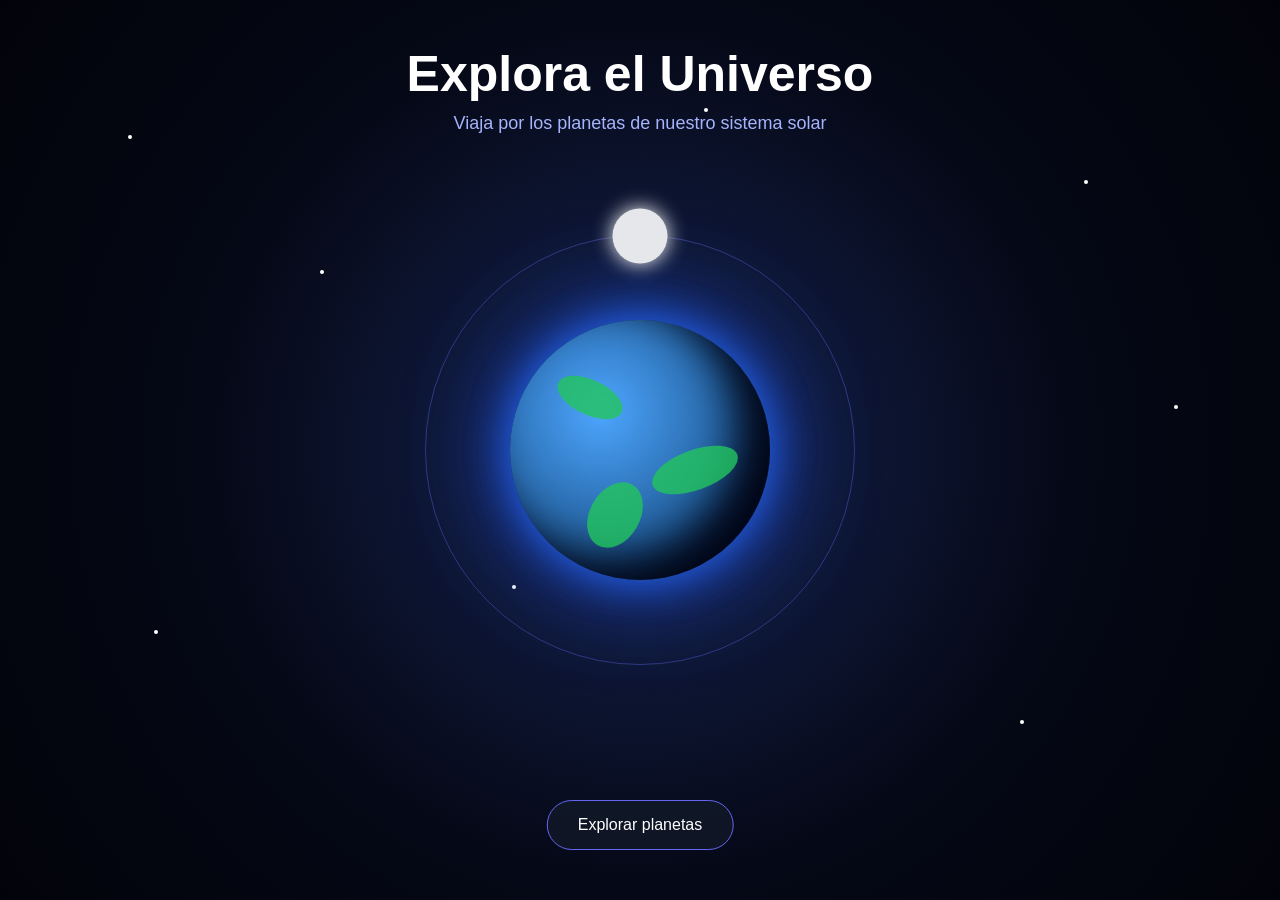
<file: index.html>
<!DOCTYPE html>
<html lang="es">
<head>
  
<meta charset="UTF-8">
<meta name="viewport" content="width=device-width, initial-scale=1.0">
<title>Explora el Universo</title>
<link rel="stylesheet" href="estilos.css">
</head>
<body>
<main class="universo">
  <header class="titulo">
    <h1>Explora el Universo</h1>
    <p>Viaja por los planetas de nuestro sistema solar</p>
  </header>

  <div class="estrella e1"></div><div class="estrella e2"></div><div class="estrella e3"></div>
  <div class="estrella e4"></div><div class="estrella e5"></div><div class="estrella e6"></div>
  <div class="estrella e7"></div><div class="estrella e8"></div>

  <div class="planeta planeta-tierra">
    <span class="continente c1"></span><span class="continente c2"></span><span class="continente c3"></span>
  </div>
  <div class="orbita"><div class="luna"></div></div>

  <div class="nave nave1">🚀</div><div class="nave nave2">🛸</div><div class="cometa">☄️</div>

  <a class="boton" href="planetas.html">Explorar planetas</a>
</main>
</body>
</html>
</file>
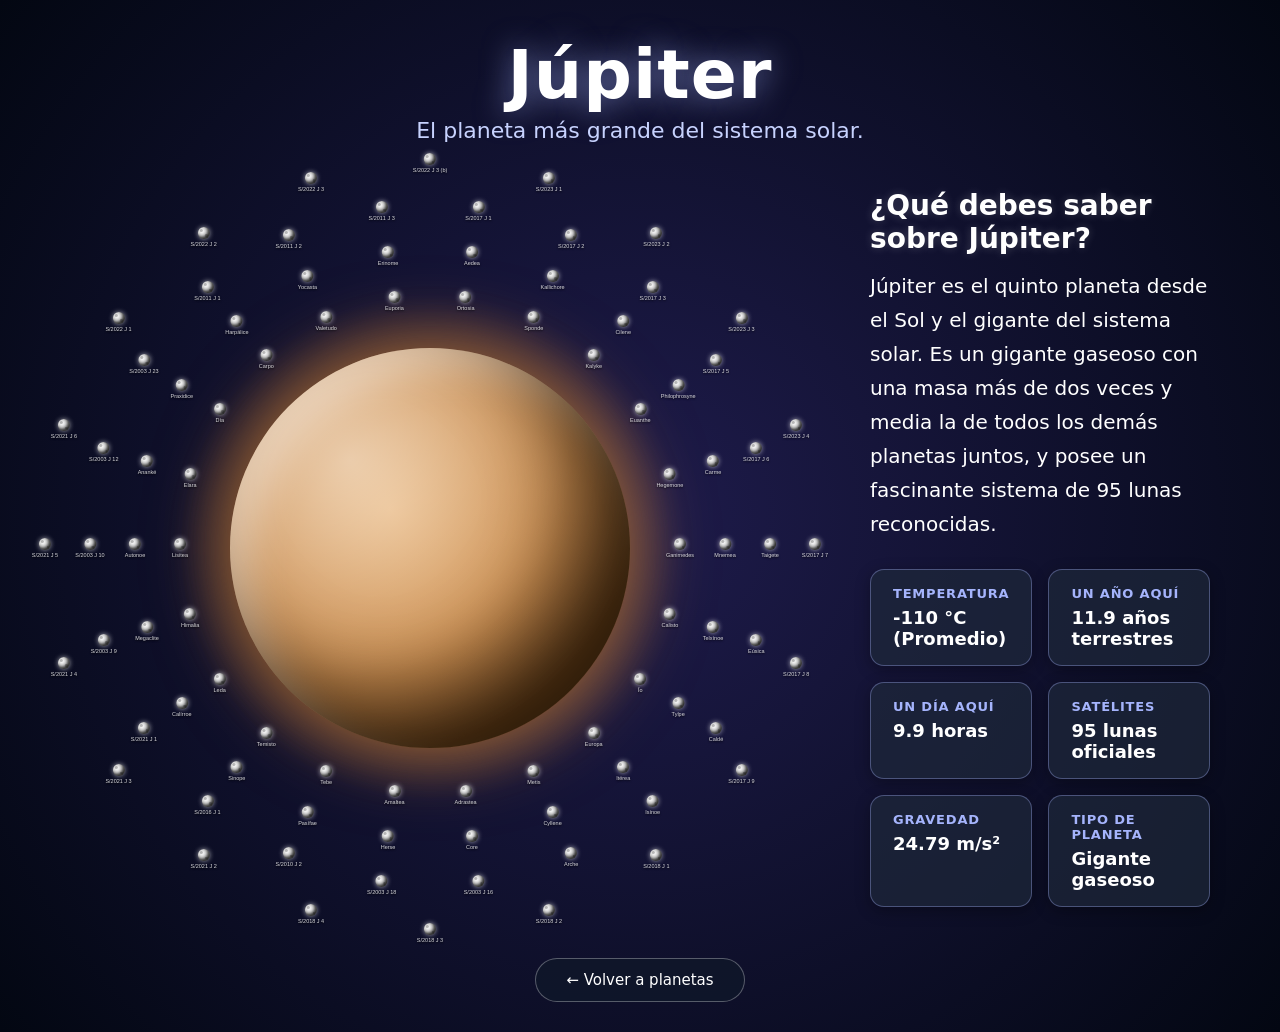
<file: jupiter.html>
<!DOCTYPE html>
<html lang="es">

<head>
  <meta charset="UTF-8">
  <meta name="viewport" content="width=device-width, initial-scale=1.0">

  <title>Júpiter - Explora el Universo</title>

  <link rel="stylesheet" href="planeta.css">

  <style>
    .visual {
      position: relative;
      width: 780px;
      height: 780px;
      display: flex;
      justify-content: center;
      align-items: center;
    }

    /* =========================
       JÚPITER
       ========================= */

    .jupiter-sistema {
      position: absolute;
      top: 50%;
      left: 50%;
      transform: translate(-50%, -50%);
      width: 400px;
      height: 400px;
      display: flex;
      justify-content: center;
      align-items: center;
      z-index: 5;
    }

    .jupiter-sistema::before {
      content: '';
      position: absolute;
      width: 480px;
      height: 480px;
      background: radial-gradient(
        circle,
        rgba(235, 160, 80, 0.75) 0%,
        rgba(188, 118, 49, 0.4) 50%,
        transparent 75%
      );
      border-radius: 50%;
      z-index: 1;
      filter: blur(12px);
      animation: pulso-brillo 4s ease-in-out infinite;
    }

    @keyframes pulso-brillo {
      0%, 100% {
        transform: scale(1);
        opacity: 0.85;
      }

      50% {
        transform: scale(1.05);
        opacity: 1;
      }
    }

    .esfera-jupiter-container {
      width: 400px;
      height: 400px;
      border-radius: 50%;
      position: relative;
      z-index: 5;

      background: radial-gradient(
        circle at 40% 40%,
        #e3a968 0%,
        #bc7631 60%,
        #753f06 100%
      );

      box-shadow:
        inset -50px -50px 80px rgba(0, 0, 0, 0.7),
        inset 22px 22px 35px rgba(255, 255, 255, 0.4),
        0 0 80px rgba(188, 118, 49, 0.8);
    }

    .brillo-esfera {
      position: absolute;
      top: 0;
      left: 0;
      width: 100%;
      height: 100%;
      border-radius: 50%;
      pointer-events: none;

      background: radial-gradient(
        circle at 30% 28%,
        rgba(255,255,255,0.5) 0%,
        rgba(255,255,255,0.08) 55%,
        transparent 75%
      );

      z-index: 6;
    }

    /* ==================================================
       SISTEMA DE LUNAS
       ================================================== */

    .sistema-lunas-95 {
      position: absolute;
      top: 50%;
      left: 50%;
      width: 0;
      height: 0;
      pointer-events: none;
      z-index: 10;
    }

    /* ==================================================
       LUNAS (Miniatura con textura y efecto zoom mejorado)
       ================================================== */

    .luna-item {
      position: absolute;
      display: flex;
      flex-direction: column;
      align-items: center;
      cursor: pointer;
      z-index: 10;
      transform: translate(-50%, -50%);
      pointer-events: auto; /* Permite detectar el cursor */
      transition: transform 0.2s cubic-bezier(0.175, 0.885, 0.32, 1.275), z-index 0.2s;
    }

    /* Al pasar el cursor, se escala muchísimo más para que se vea claro */
    .luna-item:hover {
      transform: translate(-50%, -50%) scale(4.5);
      z-index: 9999;
    }

    /* Gráfico circular con textura de cráteres */
    .luna-grafico {
      width: 12px;
      height: 12px;
      background: radial-gradient(circle at 35% 35%, #ffffff 0%, #b0b0b0 60%, #505050 100%);
      border-radius: 50%;
      box-shadow: 0 0 5px rgba(255, 255, 255, 0.6), inset -2px -2px 3px rgba(0,0,0,0.7);
      position: relative;
      flex-shrink: 0;
    }

    .luna-grafico::before,
    .luna-grafico::after {
      content: '';
      position: absolute;
      background: rgba(0, 0, 0, 0.25);
      border-radius: 50%;
    }

    .luna-grafico::before {
      width: 3px;
      height: 3px;
      top: 2px;
      left: 2px;
    }

    .luna-grafico::after {
      width: 2.5px;
      height: 2.5px;
      bottom: 2px;
      right: 2px;
    }

    /* NOMBRE DE LA LUNA */
    .nombre-luna-mini {
      font-size: 5.5px;
      color: rgba(255, 255, 255, 0.85);
      margin-top: 2px;
      white-space: nowrap;
      font-family: sans-serif;
      text-shadow: 0 1px 2px rgba(0,0,0,0.8);
      transition: font-size 0.2s, color 0.2s;
    }

    /* Al hacer zoom, el texto se adapta para leerse perfectamente sin desenfoque excesivo */
    .luna-item:hover .nombre-luna-mini {
      font-size: 4.5px; /* Se reduce en proporción al scale gigante para mantenerlo legible y nítido */
      color: #ffffff;
      font-weight: bold;
      background: rgba(0, 0, 0, 0.85);
      padding: 1px 3px;
      border-radius: 3px;
      box-shadow: 0 2px 4px rgba(0,0,0,0.5);
    }

    .contenido-derecha {
      position: relative;
      z-index: 20;
    }
  </style>
</head>

<body>

  <main class="universo">

    <header class="header-centrado">
      <h1>Júpiter</h1>
      <p class="subtitulo">
        El planeta más grande del sistema solar.
      </p>
    </header>

    <div class="contenedor-cuerpo">

      <div class="visual">

        <!-- JÚPITER -->
        <div class="jupiter-sistema">
          <div class="esfera-jupiter-container">
            <div class="brillo-esfera"></div>
          </div>
        </div>

        <!-- SISTEMA DE LUNAS -->
        <div class="sistema-lunas-95" id="campo-lunas-jupiter">
          <!-- Las lunas se cargarán dinámicamente -->
        </div>

      </div>

      <!-- INFORMACIÓN -->
      <div class="contenido-derecha">
        <h2>¿Qué debes saber sobre Júpiter?</h2>
        <p class="texto-descripcion">
          Júpiter es el quinto planeta desde el Sol y el gigante del sistema solar. Es un gigante gaseoso con una masa más de dos veces y media la de todos los demás planetas juntos, y posee un fascinante sistema de 95 lunas reconocidas.
        </p>

        <div class="datos-clave">
          <div class="dato">
            <span>Temperatura</span>
            <strong>-110 °C (Promedio)</strong>
          </div>
          <div class="dato">
            <span>Un año aquí</span>
            <strong>11.9 años terrestres</strong>
          </div>
          <div class="dato">
            <span>Un día aquí</span>
            <strong>9.9 horas</strong>
          </div>
          <div class="dato">
            <span>Satélites</span>
            <strong>95 lunas oficiales</strong>
          </div>
          <div class="dato">
            <span>Gravedad</span>
            <strong>24.79 m/s²</strong>
          </div>
          <div class="dato">
            <span>Tipo de planeta</span>
            <strong>Gigante gaseoso</strong>
          </div>
        </div>
      </div>

    </div>

    <a class="boton-volver" href="planetas.html">
      ← Volver a planetas
    </a>

  </main>

  <script>
    // Lista de las lunas principales y oficiales de Júpiter
    const lunasJupiter = [
      "Ganimedes", "Calisto", "Ío", "Europa", "Metis", "Adrastea", "Amaltea", "Tebe", 
      "Temisto", "Leda", "Himalia", "Lisitea", "Elara", "Día", "Carpo", "Valetudo", 
      "Euporia", "Ortosia", "Sponde", "Kalyke", "Euanthe", "Hegemone", "Mnemea", 
      "Telxínoe", "Tylpe", "Itérea", "Cyllene", "Core", "Herse", "Pasífae", "Sinope", 
      "Calírroe", "Megaclite", "Autonoe", "Ananké", "Praxidice", "Harpálice", "Yocasta", 
      "Erinome", "Aedea", "Kallichore", "Cilene", "Philophrosyne", "Carme", "Taigete", 
      "Eúsica", "Caldé", "Isínoe", "Arche", "S/2003 J 16", "S/2003 J 18", "S/2010 J 2", 
      "S/2016 J 1", "S/2021 J 1", "S/2003 J 9", "S/2003 J 10", "S/2003 J 12", "S/2003 J 23", 
      "S/2011 J 1", "S/2011 J 2", "S/2011 J 3", "S/2017 J 1", "S/2017 J 2", "S/2017 J 3", 
      "S/2017 J 5", "S/2017 J 6", "S/2017 J 7", "S/2017 J 8", "S/2017 J 9", "S/2018 J 1", 
      "S/2018 J 2", "S/2018 J 3", "S/2018 J 4", "S/2021 J 2", "S/2021 J 3", "S/2021 J 4", 
      "S/2021 J 5", "S/2021 J 6", "S/2022 J 1", "S/2022 J 2", "S/2022 J 3", "S/2022 J 3 (b)", 
      "S/2023 J 1", "S/2023 J 2", "S/2023 J 3", "S/2023 J 4"
    ];

    const contenedor = document.getElementById('campo-lunas-jupiter');
    const total = lunasJupiter.length;
    const numAnillos = 4;
    const porAnillo = Math.ceil(total / numAnillos);
    const radios = [250, 295, 340, 385];

    lunasJupiter.forEach((nombre, i) => {
      const item = document.createElement('div');
      item.className = 'luna-item';

      const anilloActual = Math.floor(i / porAnillo);
      const indiceEnAnillo = i % porAnillo;
      const totalEnEsteAnillo = (anilloActual === numAnillos - 1) ? (total - (anilloActual * porAnillo)) : porAnillo;

      const radio = radios[anilloActual];
      const angulo = (indiceEnAnillo / totalEnEsteAnillo) * (Math.PI * 2);

      const x = radio * Math.cos(angulo);
      const y = radio * Math.sin(angulo);

      item.style.left = `${x}px`;
      item.style.top = `${y}px`;

      item.innerHTML = `
        <div class="luna-grafico"></div>
        <span class="nombre-luna-mini">${nombre}</span>
      `;

      contenedor.appendChild(item);
    });
  </script>

</body>

</html>
</file>
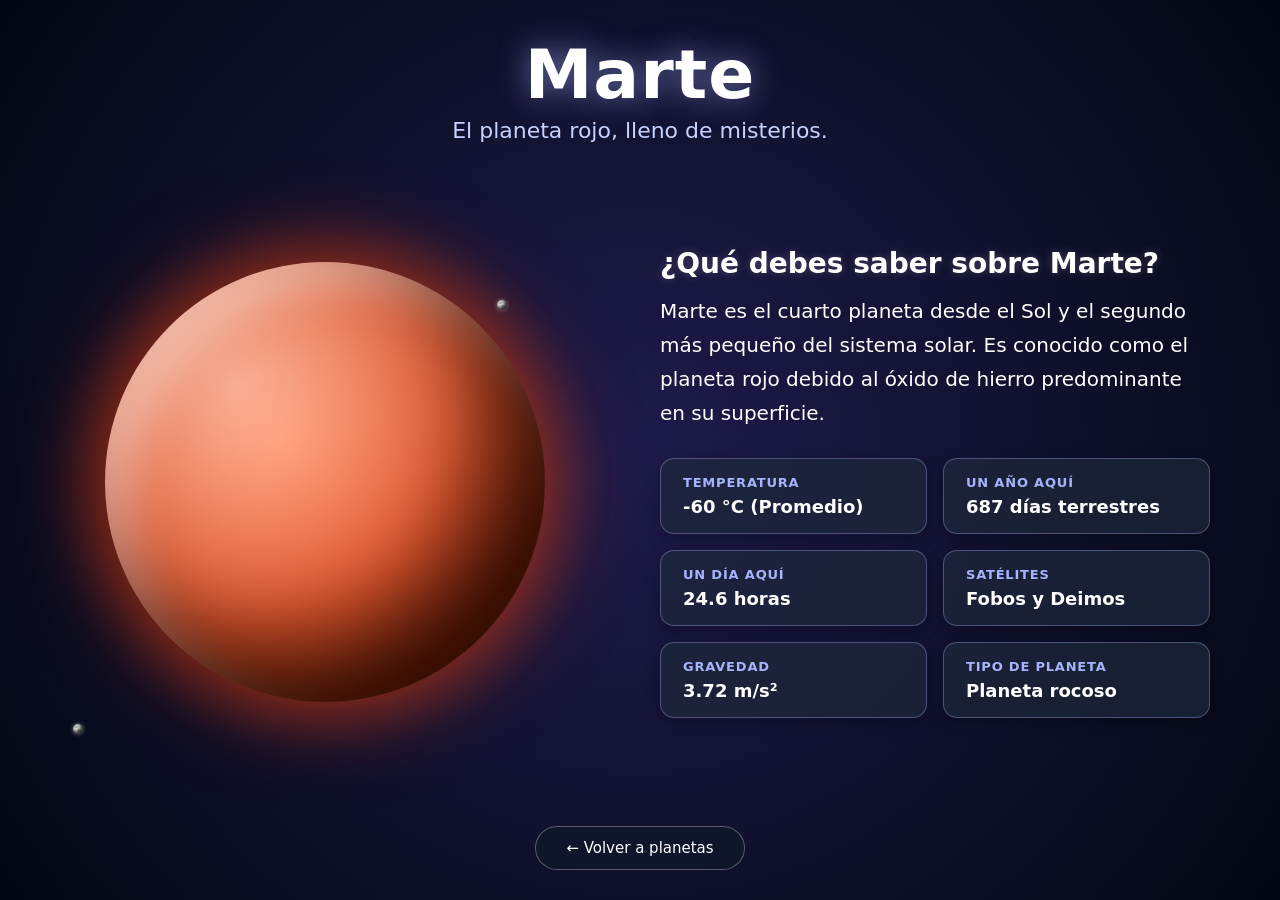
<file: marte.html>
<!DOCTYPE html>
<html lang="es">
<head>
  <meta charset="UTF-8">
  <meta name="viewport" content="width=device-width, initial-scale=1.0">
  <title>Marte - Explora el Universo</title>
  <link rel="stylesheet" href="planeta.css">
  <style>
    .visual {
      position: relative;
      width: 570px;
      height: 570px;
      display: flex;
      justify-content: center;
      align-items: center;
    }

    /* Contenedor principal del sistema de Marte con resplandor trasero fuerte */
    .marte-sistema {
      position: absolute;
      top: 50%;
      left: 50%;
      transform: translate(-50%, -50%);
      width: 440px;
      height: 440px;
      display: flex;
      justify-content: center;
      align-items: center;
      z-index: 5;
    }

    /* Iluminación trasera intensa en tonos rojos y naranjas para Marte */
    .marte-sistema::before {
      content: '';
      position: absolute;
      width: 520px;
      height: 520px;
      background: radial-gradient(circle, rgba(255, 90, 40, 0.7) 0%, rgba(204, 55, 13, 0.35) 45%, transparent 75%);
      border-radius: 50%;
      z-index: 1;
      filter: blur(15px);
      animation: pulso-brillo 4s ease-in-out infinite;
    }

    @keyframes pulso-brillo {
      0%, 100% { transform: scale(1); opacity: 0.85; }
      50% { transform: scale(1.06); opacity: 1; }
    }

    /* Esfera de Marte */
    .esfera-marte-container {
      width: 440px;
      height: 440px;
      border-radius: 50%;
      position: relative;
      overflow: hidden;
      z-index: 2;
      background: radial-gradient(circle at 40% 40%, #ff6b35 0%, #cc370d 60%, #801d02 100%);
      box-shadow: 
        inset -55px -55px 85px rgba(0, 0, 0, 0.7),
        inset 25px 25px 40px rgba(255, 255, 255, 0.4),
        0 0 90px rgba(204, 55, 13, 0.8);
    }

    .brillo-esfera {
      position: absolute;
      top: 0; left: 0;
      width: 100%; height: 100%;
      border-radius: 50%;
      pointer-events: none;
      background: radial-gradient(circle at 30% 28%, rgba(255,255,255,0.5) 0%, rgba(255,255,255,0.08) 55%, transparent 75%);
      z-index: 6;
    }

    /* --- SISTEMA DINÁMICO DE LUNAS (Estilo অন্যান্য planetas) --- */
    
    .campo-lunas-marte {
      position: absolute;
      top: 50%;
      left: 50%;
      width: 0;
      height: 0;
      pointer-events: none; /* Permite hacer hover a través de él si es necesario */
      z-index: 10;
    }

    /* Contenedor individual de cada luna (para posicionar en órbita) */
    .luna-orbital-item {
      position: absolute;
      display: flex;
      flex-direction: column;
      align-items: center;
      cursor: pointer;
      /* Puntero activo para la interactividad */
      pointer-events: auto; 
      transform: translate(-50%, -50%);
      /* Transición suave para el efecto hover */
      transition: transform 0.2s cubic-bezier(0.175, 0.885, 0.32, 1.275), z-index 0.2s;
    }

    /* Luz trasera sutil para las lunas (para que resalten) */
    .luna-orbital-item::before {
      content: '';
      position: absolute;
      top: 50%;
      left: 50%;
      transform: translate(-50%, -50%);
      width: 30px;
      height: 30px;
      background: radial-gradient(circle, rgba(255, 100, 50, 0.3) 0%, transparent 70%);
      border-radius: 50%;
      z-index: 1;
      pointer-events: none;
      opacity: 0; /* Oculta por defecto */
      transition: opacity 0.3s;
    }

    /* --- ESTILO HOVER: Efecto de acercamiento (Zoom) --- */
    
    /* Al pasar el ratón, la luna escala su tamaño x4 */
    .luna-orbital-item:hover {
      transform: translate(-50%, -50%) scale(4);
      z-index: 100; /* Asegura que esté por encima de todo */
    }

    /* Muestra la luz trasera al hacer hover */
    .luna-orbital-item:hover::before {
      opacity: 1;
    }

    /* Gráfico circular de la luna (Textura rocosa) */
    .luna-grafico {
      width: 10px; /* Tamaño base pequeño */
      height: 10px;
      background: radial-gradient(circle at 35% 35%, #e0e0e0 0%, #9e9e9e 60%, #616161 100%);
      border-radius: 50%;
      box-shadow: 0 0 4px rgba(200, 200, 200, 0.5), inset -2px -2px 3px rgba(0,0,0,0.7);
      position: relative;
      flex-shrink: 0;
      z-index: 2;
      transition: box-shadow 0.2s;
    }

    /* Textura de cráteres (se mantiene al hacer zoom gracias a SVG o gradientes) */
    .luna-grafico::before, .luna-grafico::after {
      content: '';
      position: absolute;
      background: rgba(0, 0, 0, 0.25);
      border-radius: 50%;
    }
    .luna-grafico::before { top: 2px; left: 2px; width: 3px; height: 2px; }
    .luna-grafico::after { bottom: 2px; right: 2px; width: 4px; height: 3px; }

    /* Nombre de la luna (Oculto por defecto, visible al hacer hover) */
    .luna-orbital-item span {
      position: absolute;
      top: 100%; /* Justo debajo del gráfico */
      margin-top: 3px;
      font-size: 5px; /* Muy pequeño por defecto */
      color: #ffffff;
      background: rgba(0, 0, 0, 0.7);
      padding: 1px 3px;
      border-radius: 3px;
      pointer-events: none;
      opacity: 0; /* Invisible inicialmente */
      transition: opacity 0.2s, transform 0.2s;
      white-space: nowrap;
      /* Pequeño desplazamiento inicial hacia arriba */
      transform: translateY(-5px); 
    }

    /* --- ESTILO HOVER: Aparición de la etiqueta --- */
    .luna-orbital-item:hover span {
      opacity: 1;
      transform: translateY(0); /* Vuelve a su posición */
      font-weight: bold;
      text-shadow: 0 0 2px rgba(255, 100, 50, 0.8);
    }

  </style>
</head>
<body>

  <main class="universo">
    <!-- Encabezado centrado -->
    <header class="header-centrado">
      <h1>Marte</h1>
      <p class="subtitulo">El planeta rojo, lleno de misterios.</p>
    </header>

    <!-- Sección principal -->
    <div class="contenedor-cuerpo">
      
      <div class="visual">
        <!-- Sistema de Marte (Planeta) -->
        <div class="marte-sistema">
          <div class="esfera-marte-container">
            <div class="brillo-esfera"></div>
          </div>
        </div>

        <!-- Contenedor dinámico para las lunas orbitales (Fobos y Deimos) -->
        <div class="campo-lunas-marte" id="campo-lunas-marte">
          <!-- Las lunas se generarán aquí mediante JavaScript -->
        </div>
      </div>

      <!-- Descripción y datos de Marte -->
      <div class="contenido-derecha">
        <h2>¿Qué debes saber sobre Marte?</h2>
        <p class="texto-descripcion">
          Marte es el cuarto planeta desde el Sol y el segundo más pequeño del sistema solar. Es conocido como el planeta rojo debido al óxido de hierro predominante en su superficie.
        </p>

        <div class="datos-clave">
          <div class="dato">
            <span>Temperatura</span>
            <strong>-60 °C (Promedio)</strong>
          </div>
          <div class="dato">
            <span>Un año aquí</span>
            <strong>687 días terrestres</strong>
          </div>
          <div class="dato">
            <span>Un día aquí</span>
            <strong>24.6 horas</strong>
          </div>
          <div class="dato">
            <span>Satélites</span>
            <strong>Fobos y Deimos</strong>
          </div>
          <div class="dato">
            <span>Gravedad</span>
            <strong>3.72 m/s²</strong>
          </div>
          <div class="dato">
            <span>Tipo de planeta</span>
            <strong>Planeta rocoso</strong>
          </div>
        </div>
      </div>
    </div>

    <!-- Botón inferior -->
    <a class="boton-volver" href="planetas.html">← Volver a planetas</a>
  </main>

  <!-- Script para posicionar las lunas dinámicamente en órbita -->
  <script>
    const lunasMarte = [
      { nombre: "Fobos", distancia: 250, anguloInicial: -45 }, // Más cerca, arriba a la derecha
      { nombre: "Deimos", distancia: 350, anguloInicial: 135 }  // Más lejos, abajo a la izquierda
    ];

    const contenedorLunas = document.getElementById('campo-lunas-marte');

    lunasMarte.forEach(luna => {
      const item = document.createElement('div');
      item.className = 'luna-orbital-item';

      // Convertir grados a radianes
      const radianes = (luna.anguloInicial * Math.PI) / 180;

      // Calcular posición X e Y basada en el radio (distancia)
      const x = luna.distancia * Math.cos(radianes);
      const y = luna.distancia * Math.sin(radianes);

      // Aplicar posición
      item.style.left = `${x}px`;
      item.style.top = `${y}px`;

      // Estructura interna de la luna
      item.innerHTML = `
        <div class="luna-grafico"></div>
        <span>${luna.nombre}</span>
      `;

      contenedorLunas.appendChild(item);
    });
  </script>

</body>
</html>
</file>
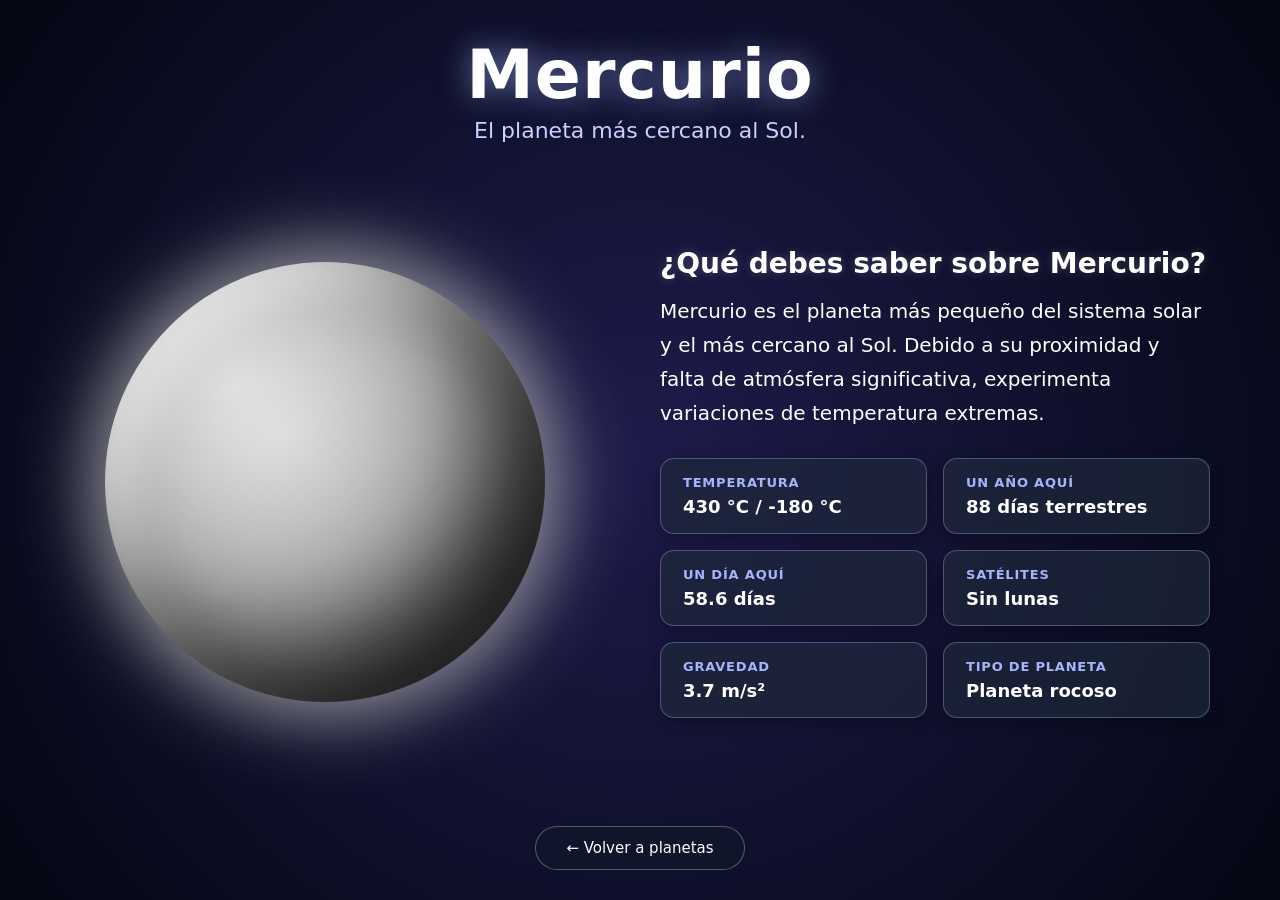
<file: mercurio.html>
<!DOCTYPE html>
<html lang="es">
<head>
  <meta charset="UTF-8">
  <meta name="viewport" content="width=device-width, initial-scale=1.0">
  <title>Mercurio - Explora el Universo</title>
  <link rel="stylesheet" href="planeta.css">
  <style>
    .visual {
      position: relative;
      width: 570px;
      height: 570px;
      display: flex;
      justify-content: center;
      align-items: center;
    }

    /* Contenedor principal de Mercurio con resplandor trasero mucho más fuerte */
    .mercurio-sistema {
      position: relative;
      width: 440px;
      height: 440px;
      display: flex;
      justify-content: center;
      align-items: center;
    }

    /* Iluminación trasera más intensa y luminosa */
    .mercurio-sistema::before {
      content: '';
      position: absolute;
      width: 520px;
      height: 520px;
      background: radial-gradient(circle, rgba(220, 220, 220, 0.7) 0%, rgba(150, 150, 150, 0.35) 45%, transparent 75%);
      border-radius: 50%;
      z-index: 1;
      filter: blur(15px);
      animation: pulso-brillo 4s ease-in-out infinite;
    }

    @keyframes pulso-brillo {
      0%, 100% { transform: scale(1); opacity: 0.85; }
      50% { transform: scale(1.06); opacity: 1; }
    }

    .esfera-mercurio-container {
      width: 440px;
      height: 440px;
      border-radius: 50%;
      position: relative;
      overflow: hidden;
      z-index: 2;
      background: radial-gradient(circle at 40% 40%, #c4c4c4 0%, #858585 60%, #4a4a4a 100%);
      box-shadow: 
        inset -55px -55px 85px rgba(0, 0, 0, 0.7),
        inset 25px 25px 40px rgba(255, 255, 255, 0.5),
        0 0 90px rgba(200, 200, 200, 0.8); /* Sombra exterior mucho más fuerte */
    }
    
    .brillo-esfera {
      position: absolute;
      top: 0; left: 0;
      width: 100%; height: 100%;
      border-radius: 50%;
      pointer-events: none;
      background: radial-gradient(circle at 30% 28%, rgba(255,255,255,0.6) 0%, rgba(255,255,255,0.1) 50%, transparent 75%);
      z-index: 6;
    }
  </style>
</head>
<body>
  <main class="universo">
    <header class="header-centrado">
      <h1>Mercurio</h1>
      <p class="subtitulo">El planeta más cercano al Sol.</p>
    </header>
    <div class="contenedor-cuerpo">
      <div class="visual">
        <div class="mercurio-sistema">
          <div class="esfera-mercurio-container">
            <div class="brillo-esfera"></div>
          </div>
        </div>
      </div>
      <div class="contenido-derecha">
        <h2>¿Qué debes saber sobre Mercurio?</h2>
        <p class="texto-descripcion">
          Mercurio es el planeta más pequeño del sistema solar y el más cercano al Sol. Debido a su proximidad y falta de atmósfera significativa, experimenta variaciones de temperatura extremas.
        </p>
        <div class="datos-clave">
          <div class="dato"><span>Temperatura</span><strong>430 °C / -180 °C</strong></div>
          <div class="dato"><span>Un año aquí</span><strong>88 días terrestres</strong></div>
          <div class="dato"><span>Un día aquí</span><strong>58.6 días</strong></div>
          <div class="dato"><span>Satélites</span><strong>Sin lunas</strong></div>
          <div class="dato"><span>Gravedad</span><strong>3.7 m/s²</strong></div>
          <div class="dato"><span>Tipo de planeta</span><strong>Planeta rocoso</strong></div>
        </div>
      </div>
    </div>
    <a class="boton-volver" href="planetas.html">← Volver a planetas</a>
  </main>
</body>
</html>
</file>
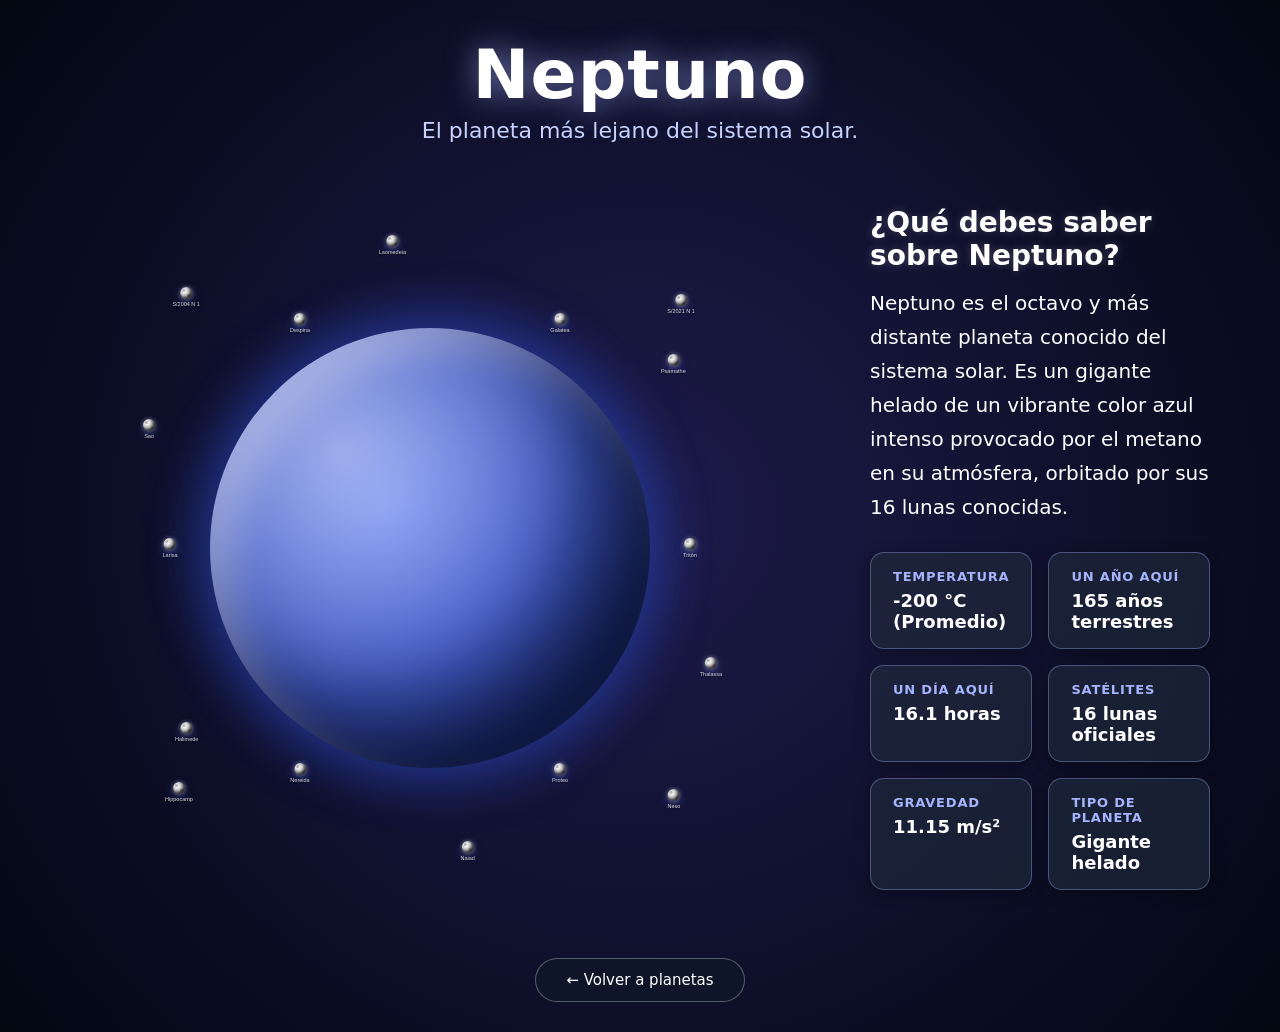
<file: neptuno.html>
<!DOCTYPE html>
<html lang="es">
<head>
  <meta charset="UTF-8">
  <meta name="viewport" content="width=device-width, initial-scale=1.0">
  <title>Neptuno - Explora el Universo</title>
  <link rel="stylesheet" href="planeta.css">
  <style>
    .visual {
      position: relative;
      width: 780px;
      height: 780px;
      display: flex;
      justify-content: center;
      align-items: center;
    }

    /* Estilo para cada miniatura de luna con interactividad de zoom y luz trasera sutil */
    .luna-item {
      position: absolute;
      display: flex;
      flex-direction: column;
      align-items: center;
      cursor: pointer;
      z-index: 10;
      transform: translate(-50%, -50%);
      pointer-events: auto;
      transition: transform 0.2s cubic-bezier(0.175, 0.885, 0.32, 1.275), z-index 0.2s;
    }

    /* Luz trasera suave para cada luna */
    .luna-item::before {
      content: '';
      position: absolute;
      top: 50%;
      left: 50%;
      transform: translate(-50%, -50%);
      width: 22px;
      height: 22px;
      background: radial-gradient(circle, rgba(92, 121, 237, 0.25) 0%, rgba(41, 66, 176, 0.08) 60%, transparent 80%);
      border-radius: 50%;
      z-index: 1;
      pointer-events: none;
      filter: blur(3px);
    }

    /* Al pasar el cursor sobre cualquier luna, se agranda y pasa al frente */
    .luna-item:hover {
      transform: translate(-50%, -50%) scale(4.5);
      z-index: 9999;
    }

    /* Gráfico circular con textura de cráteres */
    .luna-grafico {
      width: 12px;
      height: 12px;
      background: radial-gradient(circle at 35% 35%, #ffffff 0%, #b0b0b0 60%, #505050 100%);
      border-radius: 50%;
      box-shadow: 0 0 4px rgba(255, 255, 255, 0.4), inset -2px -2px 3px rgba(0,0,0,0.7);
      position: relative;
      flex-shrink: 0;
      z-index: 2;
    }

    .luna-grafico::before,
    .luna-grafico::after {
      content: '';
      position: absolute;
      background: rgba(0, 0, 0, 0.25);
      border-radius: 50%;
    }

    .luna-grafico::before {
      width: 3px;
      height: 3px;
      top: 2px;
      left: 2px;
    }

    .luna-grafico::after {
      width: 2.5px;
      height: 2.5px;
      bottom: 2px;
      right: 2px;
    }

    .luna-item span {
      font-size: 5.5px;
      color: rgba(255, 255, 255, 0.85);
      margin-top: 2px;
      white-space: nowrap;
      font-family: sans-serif;
      text-shadow: 0 1px 2px rgba(0,0,0,0.8);
      transition: font-size 0.2s, color 0.2s;
      z-index: 2;
    }

    /* Al hacer zoom en la luna, el texto se adapta para leerse nítido */
    .luna-item:hover span {
      font-size: 4.5px;
      color: #ffffff;
      font-weight: bold;
      background: rgba(0, 0, 0, 0.85);
      padding: 1px 3px;
      border-radius: 3px;
      box-shadow: 0 2px 4px rgba(0,0,0,0.5);
    }

    /* Contenedor principal de Neptuno */
    .neptuno-sistema {
      position: absolute;
      top: 50%;
      left: 50%;
      transform: translate(-50%, -50%);
      width: 440px;
      height: 440px;
      display: flex;
      justify-content: center;
      align-items: center;
      z-index: 5;
    }

    /* Luz de iluminación trasera para el planeta */
    .neptuno-sistema::before {
      content: '';
      position: absolute;
      width: 520px;
      height: 520px;
      background: radial-gradient(
        circle,
        rgba(92, 121, 237, 0.65) 0%,
        rgba(41, 66, 176, 0.3) 50%,
        transparent 75%
      );
      border-radius: 50%;
      z-index: 1;
      filter: blur(14px);
      animation: pulso-brillo-neptuno 4s ease-in-out infinite;
    }

    @keyframes pulso-brillo-neptuno {
      0%, 100% {
        transform: scale(1);
        opacity: 0.8;
      }
      50% {
        transform: scale(1.04);
        opacity: 1;
      }
    }

    .esfera-neptuno-container {
      width: 440px;
      height: 440px;
      border-radius: 50%;
      position: relative;
      overflow: hidden;
      z-index: 5;
      background: radial-gradient(circle at 40% 40%, #5c79ed 0%, #2942b0 60%, #102166 100%);
      box-shadow: 
        inset -55px -55px 85px rgba(0, 0, 0, 0.6),
        inset 22px 22px 38px rgba(255, 255, 255, 0.35),
        0 0 60px rgba(41, 66, 176, 0.8);
    }

    .brillo-esfera {
      position: absolute;
      top: 0; left: 0;
      width: 100%; height: 100%;
      border-radius: 50%;
      pointer-events: none;
      background: radial-gradient(circle at 30% 28%, rgba(255,255,255,0.45) 0%, rgba(255,255,255,0.05) 55%, transparent 75%);
      z-index: 6;
    }

    /* Contenedor de las lunas */
    .campo-lunas-neptuno {
      position: absolute;
      top: 50%;
      left: 50%;
      width: 0;
      height: 0;
      pointer-events: none;
      z-index: 10;
    }

    .contenido-derecha {
      position: relative;
      z-index: 20;
    }
  </style>
</head>
<body>

  <main class="universo">
    <header class="header-centrado">
      <h1>Neptuno</h1>
      <p class="subtitulo">El planeta más lejano del sistema solar.</p>
    </header>

    <div class="contenedor-cuerpo">
      
      <!-- Contenedor visual -->
      <div class="visual">
        <!-- Sistema de Neptuno con su luz trasera -->
        <div class="neptuno-sistema">
          <div class="esfera-neptuno-container">
            <div class="brillo-esfera"></div>
          </div>
        </div>

        <!-- Campo dinámico de lunas -->
        <div class="campo-lunas-neptuno" id="campo-lunas-neptuno"></div>
      </div>

      <!-- Descripción y datos de Neptuno -->
      <div class="contenido-derecha">
        <h2>¿Qué debes saber sobre Neptuno?</h2>
        <p class="texto-descripcion">
          Neptuno es el octavo y más distante planeta conocido del sistema solar. Es un gigante helado de un vibrante color azul intenso provocado por el metano en su atmósfera, orbitado por sus 16 lunas conocidas.
        </p>

        <div class="datos-clave">
          <div class="dato"><span>Temperatura</span><strong>-200 °C (Promedio)</strong></div>
          <div class="dato"><span>Un año aquí</span><strong>165 años terrestres</strong></div>
          <div class="dato"><span>Un día aquí</span><strong>16.1 horas</strong></div>
          <div class="dato"><span>Satélites</span><strong>16 lunas oficiales</strong></div>
          <div class="dato"><span>Gravedad</span><strong>11.15 m/s²</strong></div>
          <div class="dato"><span>Tipo de planeta</span><strong>Gigante helado</strong></div>
        </div>
      </div>

    </div>

    <a class="boton-volver" href="planetas.html">← Volver a planetas</a>
  </main>

  <script>
    const lunasNeptuno = [
      "Tritón", "Proteo", "Nereida", "Larisa", "Despina", 
      "Galatea", "Thalassa", "Naiad", "Halimede", "Sao", 
      "Laomedeia", "Psamathe", "Neso", "Hippocamp", "S/2004 N 1", "S/2021 N 1"
    ];

    const contenedor = document.getElementById('campo-lunas-neptuno');
    const totalLunas = lunasNeptuno.length;
    
    const numAnillos = 3;
    const lunasPorAnillo = Math.ceil(totalLunas / numAnillos);
    const radiosAnillos = [260, 305, 350];

    lunasNeptuno.forEach((nombre, i) => {
      const lunaItem = document.createElement('div');
      lunaItem.className = 'luna-item';

      let anilloActual = Math.floor(i / lunasPorAnillo);
      let indiceEnAnillo = i % lunasPorAnillo;
      let totalEnEsteAnillo = (anilloActual === numAnillos - 1) ? (totalLunas - (anilloActual * lunasPorAnillo)) : lunasPorAnillo;
      
      let radio = radiosAnillos[anilloActual];
      let angulo = (indiceEnAnillo / totalEnEsteAnillo) * (Math.PI * 2) + (anilloActual * 0.4);

      let x = radio * Math.cos(angulo);
      let y = radio * Math.sin(angulo);

      lunaItem.style.left = `${x}px`;
      lunaItem.style.top = `${y}px`;

      lunaItem.innerHTML = `
        <div class="luna-grafico"></div>
        <span>${nombre}</span>
      `;
      contenedor.appendChild(lunaItem);
    });
  </script>

</body>
</html>
</file>
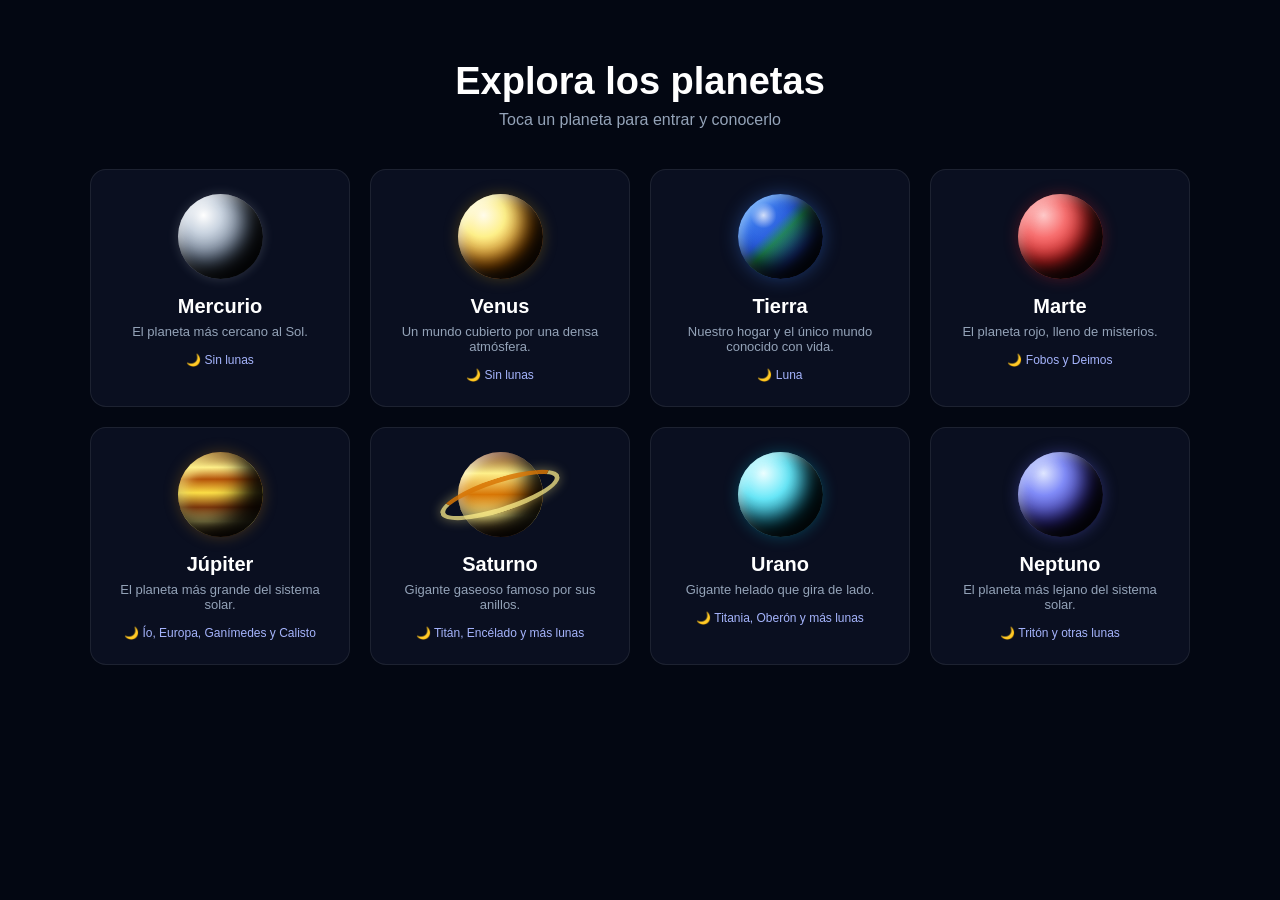
<file: planeta.html>
<!DOCTYPE html>
<html lang="es">
<head>
  <meta charset="UTF-8">
  <meta name="viewport" content="width=device-width, initial-scale=1.0">
  <title>Explora los Planetas</title>
  <link rel="stylesheet" href="planetas.css">
</head>
<body>
  <header class="header">
    <h1>Explora los planetas</h1>
    <p>Toca un planeta para entrar y conocerlo</p>
  </header>

  <main class="grid-planetas">
    <!-- Mercurio -->
    <a href="mercurio.html" class="tarjeta-planeta">
      <div class="esfera mercurio"></div>
      <h2>Mercurio</h2>
      <p>El planeta más cercano al Sol.</p>
      <span class="lunas">🌙 Sin lunas</span>
    </a>

    <!-- Venus -->
    <a href="venus.html" class="tarjeta-planeta">
      <div class="esfera venus"></div>
      <h2>Venus</h2>
      <p>Un mundo cubierto por una densa atmósfera.</p>
      <span class="lunas">🌙 Sin lunas</span>
    </a>

    <!-- Tierra -->
    <a href="tierra.html" class="tarjeta-planeta">
      <div class="esfera tierra"></div>
      <h2>Tierra</h2>
      <p>Nuestro hogar y el único mundo conocido con vida.</p>
      <span class="lunas">🌙 Luna</span>
    </a>

    <!-- Marte -->
    <a href="marte.html" class="tarjeta-planeta">
      <div class="esfera marte"></div>
      <h2>Marte</h2>
      <p>El planeta rojo, lleno de misterios.</p>
      <span class="lunas">🌙 Fobos y Deimos</span>
    </a>

    <!-- Júpiter -->
    <a href="jupiter.html" class="tarjeta-planeta">
      <div class="esfera jupiter"></div>
      <h2>Júpiter</h2>
      <p>El planeta más grande del sistema solar.</p>
      <span class="lunas">🌙 Ío, Europa, Ganímedes y Calisto</span>
    </a>

    <!-- Saturno -->
    <a href="saturno.html" class="tarjeta-planeta">
      <div class="esfera saturno">
        <div class="anillo-saturno"></div>
      </div>
      <h2>Saturno</h2>
      <p>Gigante gaseoso famoso por sus anillos.</p>
      <span class="lunas">🌙 Titán, Encélado y más lunas</span>
    </a>

    <!-- Urano -->
    <a href="urano.html" class="tarjeta-planeta">
      <div class="esfera urano"></div>
      <h2>Urano</h2>
      <p>Gigante helado que gira de lado.</p>
      <span class="lunas">🌙 Titania, Oberón y más lunas</span>
    </a>

    <!-- Neptuno -->
    <a href="neptuno.html" class="tarjeta-planeta">
      <div class="esfera neptuno"></div>
      <h2>Neptuno</h2>
      <p>El planeta más lejano del sistema solar.</p>
      <span class="lunas">🌙 Tritón y otras lunas</span>
    </a>
  </main>
</body>
</html>
</file>
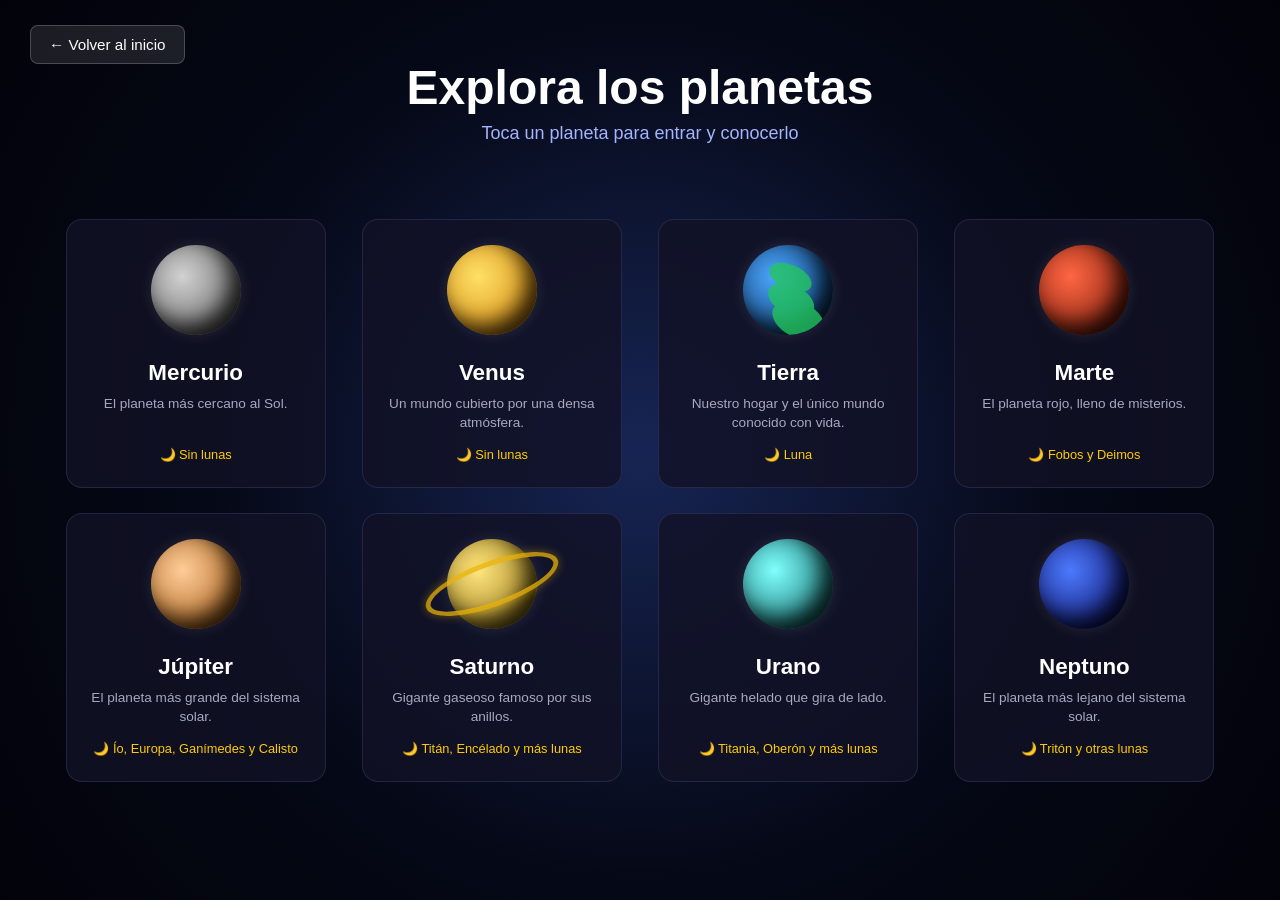
<file: planetas.html>
<!DOCTYPE html>
<html lang="es">
<head>
    <meta charset="UTF-8">
    <meta name="viewport" content="width=device-width, initial-scale=1.0">
    <title>Explora los planetas</title>
    <link rel="stylesheet" href="estilos.css">
    <style>
        /* Estilo para el botón de volver al inicio */
        .btn-volver {
            position: absolute;
            top: 25px;
            left: 30px;
            color: #ffffff;
            background: rgba(255, 255, 255, 0.1);
            padding: 10px 18px;
            border-radius: 8px;
            text-decoration: none;
            font-family: Arial, sans-serif;
            font-size: 0.95rem;
            border: 1px solid rgba(255, 255, 255, 0.2);
            transition: all 0.3s ease;
            z-index: 100;
        }
        .btn-volver:hover {
            background: rgba(255, 255, 255, 0.25);
            box-shadow: 0 0 15px rgba(255, 255, 255, 0.3);
        }

        /* Estructura general de la vista de planetas */
        body.universo-planetas {
            display: flex;
            flex-direction: column;
            align-items: center;
            justify-content: flex-start;
            padding-top: 40px;
            min-height: 100vh;
            background: radial-gradient(circle at center, #172554 0%, #050816 55%, #02030a 100%);
            margin: 0;
            color: #fff;
            font-family: Arial, sans-serif;
        }

        .titulo-planetas {
            text-align: center;
            margin-top: 20px;
            margin-bottom: 35px;
            z-index: 10;
        }

        .titulo-planetas h1 {
            font-size: 48px;
            margin-bottom: 8px;
            color: #fff;
        }

        .titulo-planetas p {
            color: #a5b4fc;
            font-size: 18px;
        }

        /* ------------------------------------------------ */
        /* DISEÑO MEJORADO DE LOS PLANETAS (Tierra y Saturno) */
        /* ------------------------------------------------ */

        /* Planeta Tierra con continentes */
        .planeta-tierra {
            background: radial-gradient(circle at 35% 35%, #4da6ff, #00264d) !important;
            position: relative;
            overflow: hidden;
        }
        .planeta-tierra::before {
            content: "";
            position: absolute;
            background: #22c55e;
            border-radius: 50%;
            opacity: 0.8;
            width: 45px;
            height: 25px;
            top: 20px;
            left: 25px;
            transform: rotate(25deg);
            box-shadow: 25px 35px 0 5px #22c55e, 10px 20px 0 2px #22c55e;
        }

        /* Planeta Saturno con su Anillo */
        .planeta-saturno {
            background: radial-gradient(circle at 35% 35%, #ffe680, #806000) !important;
            position: relative;
        }
        .planeta-saturno::after {
            content: "";
            position: absolute;
            top: 50%;
            left: 50%;
            width: 130px;
            height: 35px;
            border: 5px solid rgba(234, 179, 8, 0.75);
            border-radius: 50%;
            transform: translate(-50%, -50%) rotate(-20deg);
            pointer-events: none;
            box-shadow: 0 0 10px rgba(234, 179, 8, 0.4);
        }
    </style>
</head>
<body class="universo-planetas">

    <!-- Botón para volver al inicio -->
    <a href="index.html" class="btn-volver">← Volver al inicio</a>

    <!-- Encabezado -->
    <div class="titulo-planetas">
        <h1>Explora los planetas</h1>
        <p>Toca un planeta para entrar y conocerlo</p>
    </div>

    <!-- Catálogo de Planetas -->
    <div class="catalogo-planetas">
        <a href="mercurio.html" class="tarjeta-planeta">
            <div class="planeta-miniatura planeta-mercurio"></div>
            <h3>Mercurio</h3>
            <p>El planeta más cercano al Sol.</p>
            <span class="lunas-info">🌙 Sin lunas</span>
        </a>

        <a href="venus.html" class="tarjeta-planeta">
            <div class="planeta-miniatura planeta-venus"></div>
            <h3>Venus</h3>
            <p>Un mundo cubierto por una densa atmósfera.</p>
            <span class="lunas-info">🌙 Sin lunas</span>
        </a>

        <a href="tierra.html" class="tarjeta-planeta">
            <div class="planeta-miniatura planeta-tierra"></div>
            <h3>Tierra</h3>
            <p>Nuestro hogar y el único mundo conocido con vida.</p>
            <span class="lunas-info">🌙 Luna</span>
        </a>

        <a href="marte.html" class="tarjeta-planeta">
            <div class="planeta-miniatura planeta-marte"></div>
            <h3>Marte</h3>
            <p>El planeta rojo, lleno de misterios.</p>
            <span class="lunas-info">🌙 Fobos y Deimos</span>
        </a>

        <a href="jupiter.html" class="tarjeta-planeta">
            <div class="planeta-miniatura planeta-jupiter"></div>
            <h3>Júpiter</h3>
            <p>El planeta más grande del sistema solar.</p>
            <span class="lunas-info">🌙 Ío, Europa, Ganímedes y Calisto</span>
        </a>

        <a href="saturno.html" class="tarjeta-planeta">
            <div class="planeta-miniatura planeta-saturno"></div>
            <h3>Saturno</h3>
            <p>Gigante gaseoso famoso por sus anillos.</p>
            <span class="lunas-info">🌙 Titán, Encélado y más lunas</span>
        </a>

        <a href="urano.html" class="tarjeta-planeta">
            <div class="planeta-miniatura planeta-urano"></div>
            <h3>Urano</h3>
            <p>Gigante helado que gira de lado.</p>
            <span class="lunas-info">🌙 Titania, Oberón y más lunas</span>
        </a>

        <a href="neptuno.html" class="tarjeta-planeta">
            <div class="planeta-miniatura planeta-neptuno"></div>
            <h3>Neptuno</h3>
            <p>El planeta más lejano del sistema solar.</p>
            <span class="lunas-info">🌙 Tritón y otras lunas</span>
        </a>
    </div>

</body>
</html>
</file>
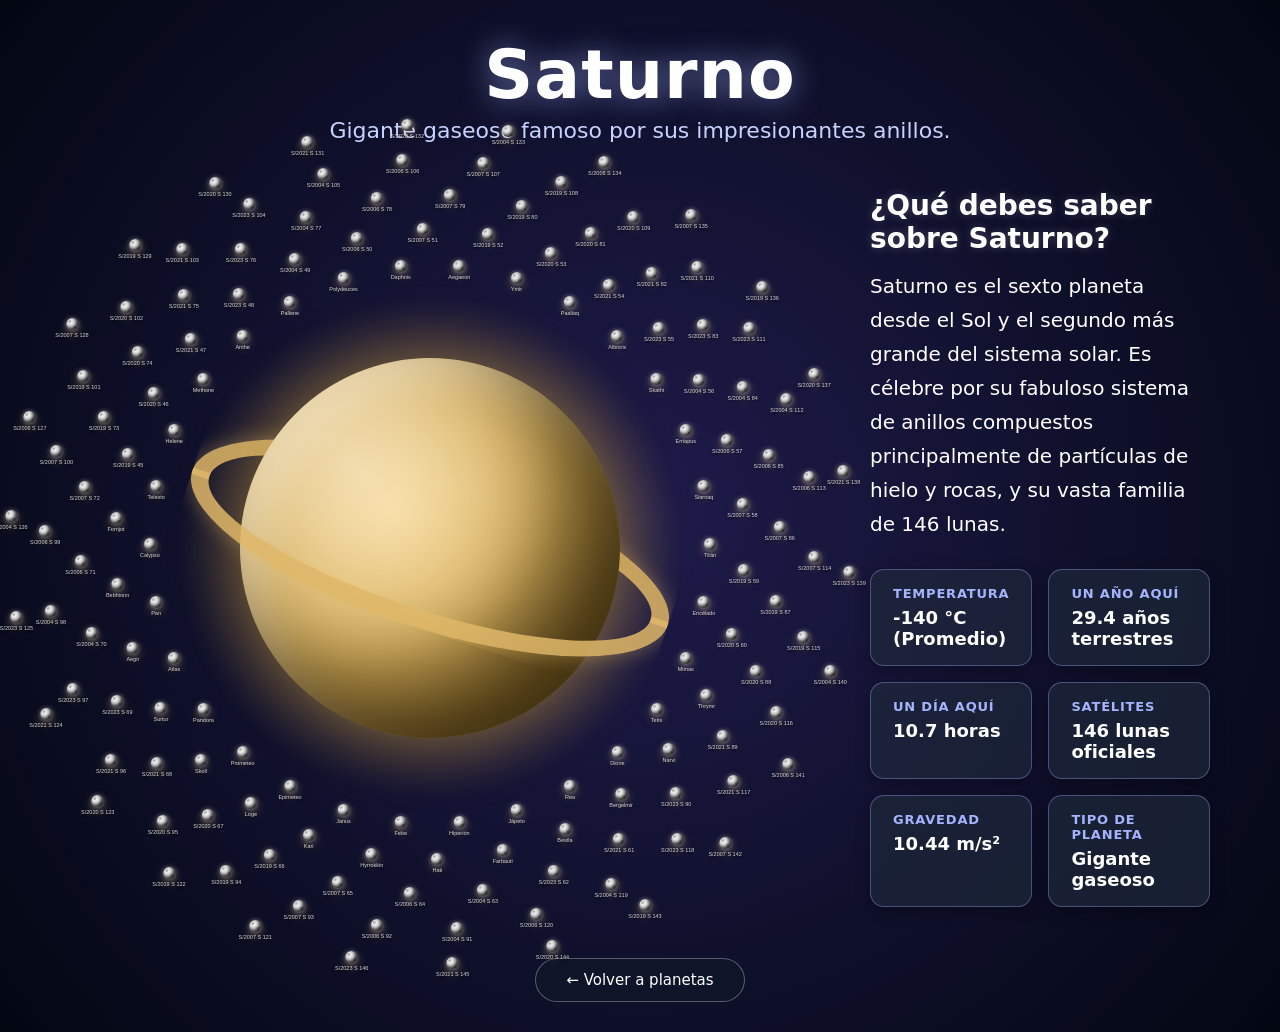
<file: saturno.html>
<!DOCTYPE html>
<html lang="es">
<head>
  <meta charset="UTF-8">
  <meta name="viewport" content="width=device-width, initial-scale=1.0">
  <title>Saturno - Explora el Universo</title>
  <link rel="stylesheet" href="planeta.css">
  <style>
    .visual {
      position: relative;
      width: 780px;
      height: 780px;
      display: flex;
      justify-content: center;
      align-items: center;
    }

    .orbita {
      position: absolute;
      width: 680px;
      height: 680px;
      border: none;
      border-radius: 50%;
      pointer-events: none;
      z-index: 1;
    }

    /* Estilo para cada miniatura de luna con iluminación trasera más suave */
    .luna-item {
      position: absolute;
      display: flex;
      flex-direction: column;
      align-items: center;
      cursor: pointer;
      z-index: 10;
      transform: translate(-50%, -50%);
      pointer-events: auto;
      transition: transform 0.2s cubic-bezier(0.175, 0.885, 0.32, 1.275), z-index 0.2s;
    }

    /* Luz trasera más sutil y baja para cada luna */
    .luna-item::before {
      content: '';
      position: absolute;
      top: 50%;
      left: 50%;
      transform: translate(-50%, -50%);
      width: 22px;
      height: 22px;
      background: radial-gradient(circle, rgba(244, 208, 129, 0.25) 0%, rgba(199, 154, 60, 0.08) 60%, transparent 80%);
      border-radius: 50%;
      z-index: 1;
      pointer-events: none;
      filter: blur(3px);
    }

    /* Al pasar el cursor sobre cualquier luna, se agranda bastante y pasa al frente */
    .luna-item:hover {
      transform: translate(-50%, -50%) scale(4.5);
      z-index: 9999;
    }

    /* Gráfico circular con textura de cráteres */
    .luna-grafico {
      width: 12px;
      height: 12px;
      background: radial-gradient(circle at 35% 35%, #ffffff 0%, #b0b0b0 60%, #505050 100%);
      border-radius: 50%;
      box-shadow: 0 0 4px rgba(255, 255, 255, 0.4), inset -2px -2px 3px rgba(0,0,0,0.7);
      position: relative;
      flex-shrink: 0;
      z-index: 2;
    }

    .luna-grafico::before,
    .luna-grafico::after {
      content: '';
      position: absolute;
      background: rgba(0, 0, 0, 0.25);
      border-radius: 50%;
    }

    .luna-grafico::before {
      width: 3px;
      height: 3px;
      top: 2px;
      left: 2px;
    }

    .luna-grafico::after {
      width: 2.5px;
      height: 2.5px;
      bottom: 2px;
      right: 2px;
    }

    .luna-item span {
      font-size: 5.5px;
      color: rgba(255, 255, 255, 0.85);
      margin-top: 2px;
      white-space: nowrap;
      font-family: sans-serif;
      text-shadow: 0 1px 2px rgba(0,0,0,0.8);
      transition: font-size 0.2s, color 0.2s;
      z-index: 2;
    }

    /* Al hacer zoom en la luna, el texto se adapta para leerse perfectamente nítido */
    .luna-item:hover span {
      font-size: 4.5px;
      color: #ffffff;
      font-weight: bold;
      background: rgba(0, 0, 0, 0.85);
      padding: 1px 3px;
      border-radius: 3px;
      box-shadow: 0 2px 4px rgba(0,0,0,0.5);
    }

    /* Contenedor principal de Saturno */
    .saturno-sistema {
      position: relative;
      width: 380px;
      height: 380px;
      display: flex;
      justify-content: center;
      align-items: center;
      z-index: 5;
    }

    /* Luz de iluminación trasera para el planeta (mantiene su buen brillo) */
    .saturno-sistema::before {
      content: '';
      position: absolute;
      top: 50%;
      left: 50%;
      transform: translate(-50%, -50%);
      width: 480px;
      height: 480px;
      background: radial-gradient(
        circle,
        rgba(244, 208, 129, 0.65) 0%,
        rgba(199, 154, 60, 0.3) 50%,
        transparent 75%
      );
      border-radius: 50%;
      z-index: 1;
      filter: blur(14px);
      animation: pulso-brillo-saturno 4s ease-in-out infinite;
      pointer-events: none;
    }

    @keyframes pulso-brillo-saturno {
      0%, 100% {
        transform: translate(-50%, -50%) scale(1);
        opacity: 0.8;
      }
      50% {
        transform: translate(-50%, -50%) scale(1.04);
        opacity: 1;
      }
    }

    /* Estilo base del anillo */
    .anillo-saturno-base {
      position: absolute;
      width: 500px;
      height: 160px;
      border: 18px solid rgba(224, 184, 105, 0.85);
      border-radius: 50%;
      top: 50%;
      left: 50%;
      transform: translate(-50%, -50%) rotate(18deg);
      box-shadow: 0 0 20px rgba(224, 184, 105, 0.4);
      pointer-events: none;
    }

    .anillo-atras {
      z-index: 1;
      clip-path: polygon(0 0, 100% 0, 100% 52%, 0 52%);
    }

    .esfera-saturno-container {
      width: 380px;
      height: 380px;
      border-radius: 50%;
      position: relative;
      overflow: hidden;
      z-index: 2;
      background: radial-gradient(circle at 40% 40%, #f4d081 0%, #c79a3c 60%, #755511 100%);
      box-shadow: 
        inset -55px -55px 85px rgba(0, 0, 0, 0.6),
        inset 22px 22px 38px rgba(255, 255, 255, 0.35),
        0 0 60px rgba(199, 154, 60, 0.4);
    }

    .anillo-frente {
      z-index: 3;
      clip-path: polygon(0 48%, 100% 48%, 100% 100%, 0 100%);
    }

    .brillo-esfera {
      position: absolute;
      top: 0; left: 0;
      width: 100%; height: 100%;
      border-radius: 50%;
      pointer-events: none;
      background: radial-gradient(circle at 30% 28%, rgba(255,255,255,0.45) 0%, rgba(255,255,255,0.05) 55%, transparent 75%);
      z-index: 4;
    }

    .contenido-derecha {
      position: relative;
      z-index: 20;
    }
  </style>
</head>
<body>

  <main class="universo">
    <header class="header-centrado">
      <h1>Saturno</h1>
      <p class="subtitulo">Gigante gaseoso famoso por sus impresionantes anillos.</p>
    </header>

    <div class="contenedor-cuerpo">
      
      <!-- Contenedor visual -->
      <div class="visual" id="campo-lunas">
        <div class="orbita"></div>
        
        <!-- Sistema de Saturno con iluminación -->
        <div class="saturno-sistema">
          <div class="anillo-saturno-base anillo-atras"></div>
          <div class="esfera-saturno-container">
            <div class="brillo-esfera"></div>
          </div>
          <div class="anillo-saturno-base anillo-frente"></div>
        </div>
      </div>

      <!-- Descripción y datos de Saturno -->
      <div class="contenido-derecha">
        <h2>¿Qué debes saber sobre Saturno?</h2>
        
        <p class="texto-descripcion">
          Saturno es el sexto planeta desde el Sol y el segundo más grande del sistema solar. Es célebre por su fabuloso sistema de anillos compuestos principalmente de partículas de hielo y rocas, y su vasta familia de 146 lunas.
        </p>

        <div class="datos-clave">
          <div class="dato">
            <span>Temperatura</span>
            <strong>-140 °C (Promedio)</strong>
          </div>
          <div class="dato">
            <span>Un año aquí</span>
            <strong>29.4 años terrestres</strong>
          </div>
          <div class="dato">
            <span>Un día aquí</span>
            <strong>10.7 horas</strong>
          </div>
          <div class="dato">
            <span>Satélites</span>
            <strong>146 lunas oficiales</strong>
          </div>
          <div class="dato">
            <span>Gravedad</span>
            <strong>10.44 m/s²</strong>
          </div>
          <div class="dato">
            <span>Tipo de planeta</span>
            <strong>Gigante gaseoso</strong>
          </div>
        </div>
      </div>

    </div>

    <a class="boton-volver" href="planetas.html">← Volver a planetas</a>
  </main>

  <script>
    const nombresPrincipales = [
      "Titán", "Encélado", "Mimas", "Tetis", "Dione", "Rea", "Jápeto", 
      "Hiperión", "Febe", "Janus", "Epimeteo", "Prometeo", "Pandora", 
      "Atlas", "Pan", "Calypso", "Telesto", "Helene", "Methone", "Anthe", 
      "Pallene", "Polydeuces", "Daphnis", "Aegaeon", "Ymir", "Paaliaq", 
      "Albiorix", "Skathi", "Erriapus", "Siarnaq", "Thrymr", "Narvi", 
      "Bergelmir", "Bestla", "Farbauti", "Hati", "Hyrrokkin", "Kari", 
      "Loge", "Skoll", "Surtur", "Aegir", "Bebhionn", "Fornjot"
    ];

    const visualContainer = document.getElementById('campo-lunas');
    const totalLunas = 146;
    
    const numAnillos = 5;
    const lunasPorAnillo = Math.ceil(totalLunas / numAnillos);

    for (let i = 1; i <= totalLunas; i++) {
      const lunaItem = document.createElement('div');
      lunaItem.className = 'luna-item';

      let nombreLuna = nombresPrincipales[i - 1];
      if (!nombreLuna) {
        const anios = [2004, 2006, 2007, 2019, 2020, 2021, 2023];
        let anioRandom = anios[i % anios.length];
        nombreLuna = `S/${anioRandom} S ${i}`;
      }

      let anilloActual = Math.floor((i - 1) / lunasPorAnillo);
      let indiceEnAnillo = (i - 1) % lunasPorAnillo;
      let totalEnEsteAnillo = (anilloActual === numAnillos - 1) ? (totalLunas - (anilloActual * lunasPorAnillo)) : lunasPorAnillo;
      
      let radiosAnillos = [280, 315, 350, 385, 420];
      let radio = radiosAnillos[anilloActual];

      let angulo = (indiceEnAnillo / totalEnEsteAnillo) * (Math.PI * 2) + (anilloActual * 0.5);
      
      let centroX = 390;
      let centroY = 390;

      let x = centroX + radio * Math.cos(angulo);
      let y = centroY + radio * Math.sin(angulo);

      lunaItem.style.left = `${x}px`;
      lunaItem.style.top = `${y}px`;

      lunaItem.innerHTML = `<div class="luna-grafico"></div><span>${nombreLuna}</span>`;
      visualContainer.appendChild(lunaItem);
    }
  </script>

</body>
</html>
</file>
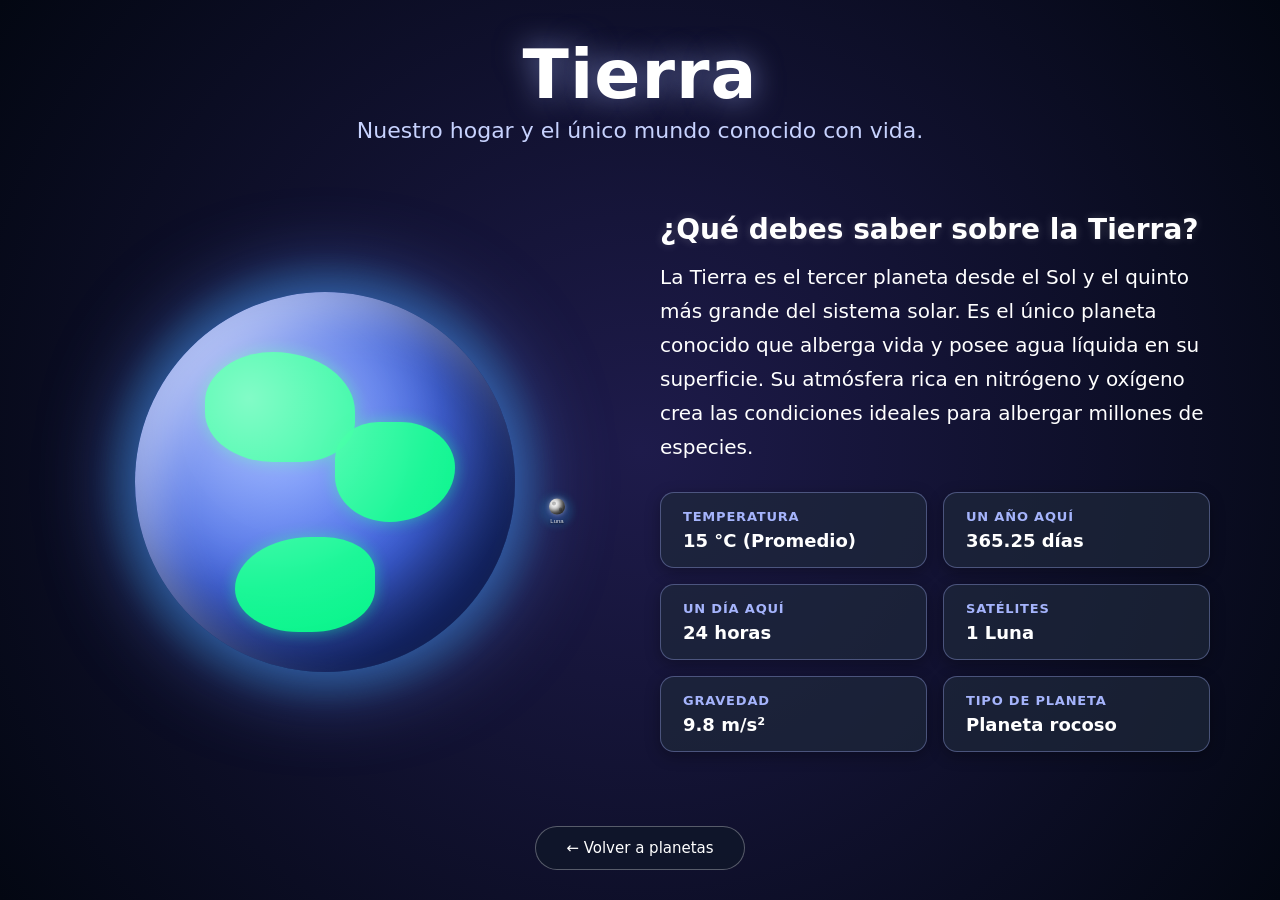
<file: tierra.html>
<!DOCTYPE html>
<html lang="es">
<head>
  <meta charset="UTF-8">
  <meta name="viewport" content="width=device-width, initial-scale=1.0">
  <title>Tierra - Explora el Universo</title>
  <link rel="stylesheet" href="planeta.css">
  <style>
    .visual {
      position: relative;
      width: 570px;
      height: 570px;
      display: flex;
      justify-content: center;
      align-items: center;
    }

    /* Contenedor de la luna con su distancia y posición */
    .luna-item {
      position: absolute;
      right: 45px;
      top: 55%;
      transform: translateY(-50%);
      display: flex;
      flex-direction: column;
      align-items: center;
      cursor: pointer;
      z-index: 10;
      pointer-events: auto;
      transition: transform 0.2s cubic-bezier(0.175, 0.885, 0.32, 1.275), z-index 0.2s;
    }

    /* Luz trasera suave adaptada al nuevo tamaño */
    .luna-item::before {
      content: '';
      position: absolute;
      top: 50%;
      left: 50%;
      transform: translate(-50%, -50%);
      width: 34px;
      height: 34px;
      background: radial-gradient(circle, rgba(92, 133, 255, 0.35) 0%, rgba(0, 242, 254, 0.1) 60%, transparent 80%);
      border-radius: 50%;
      z-index: 1;
      pointer-events: none;
      filter: blur(3px);
    }

    /* Al pasar el cursor, se agranda suavemente al igual que en Saturno */
    .luna-item:hover {
      transform: translateY(-50%) scale(3.8);
      z-index: 9999;
    }

    /* Gráfico circular de la luna un poquito más grande (16px) */
    .luna-grafico {
      width: 16px;
      height: 16px;
      background: radial-gradient(circle at 35% 35%, #ffffff 0%, #b0b0b0 60%, #505050 100%);
      border-radius: 50%;
      box-shadow: 0 0 5px rgba(255, 255, 255, 0.4), inset -3px -3px 4px rgba(0,0,0,0.7);
      position: relative;
      flex-shrink: 0;
      z-index: 2;
    }

    .luna-grafico::before,
    .luna-grafico::after {
      content: '';
      position: absolute;
      background: rgba(0, 0, 0, 0.25);
      border-radius: 50%;
    }

    .luna-grafico::before {
      width: 4px;
      height: 4px;
      top: 3px;
      left: 3px;
    }

    .luna-grafico::after {
      width: 3.5px;
      height: 3.5px;
      bottom: 3px;
      right: 3px;
    }

    /* Texto de la luna */
    .luna-item span {
      font-size: 6px;
      color: rgba(255, 255, 255, 0.85);
      margin-top: 3px;
      white-space: nowrap;
      font-family: sans-serif;
      text-shadow: 0 1px 2px rgba(0,0,0,0.8);
      transition: font-size 0.2s, color 0.2s;
      z-index: 2;
    }

    /* Al hacer zoom, el texto se adapta en su cuadro negro característico */
    .luna-item:hover span {
      font-size: 4.2px;
      color: #ffffff;
      font-weight: bold;
      background: rgba(0, 0, 0, 0.85);
      padding: 1px 3px;
      border-radius: 3px;
      box-shadow: 0 2px 4px rgba(0,0,0,0.5);
    }

    /* Contenedor principal de la Tierra */
    .tierra-sistema {
      position: relative;
      width: 380px;
      height: 380px;
      display: flex;
      justify-content: center;
      align-items: center;
      z-index: 5;
    }

    /* Resplandor (brillo) muy fuerte detrás del planeta */
    .tierra-sistema::before {
      content: '';
      position: absolute;
      width: 440px;
      height: 440px;
      background: radial-gradient(circle, rgba(53, 110, 255, 0.55) 0%, rgba(0, 242, 254, 0.25) 50%, transparent 75%);
      border-radius: 50%;
      z-index: 1;
      filter: blur(10px);
      animation: pulso-brillo 4s ease-in-out infinite;
    }

    @keyframes pulso-brillo {
      0%, 100% { transform: scale(1); opacity: 0.8; }
      50% { transform: scale(1.05); opacity: 1; }
    }

    /* Esfera base de la Tierra con azul vivo y brillante */
    .esfera-tierra-container {
      width: 380px;
      height: 380px;
      border-radius: 50%;
      position: relative;
      overflow: hidden;
      z-index: 2;
      background: radial-gradient(circle at 40% 40%, #5c85ff 0%, #2b52db 50%, #152673 100%);
      box-shadow: 
        inset -45px -45px 75px rgba(0, 0, 0, 0.5),
        inset 25px 25px 40px rgba(255, 255, 255, 0.4),
        0 0 90px rgba(92, 133, 255, 0.8);
    }

    /* Continentes con verde brillante */
    .continente-1 {
      position: absolute;
      top: 60px;
      left: 70px;
      width: 150px;
      height: 110px;
      background: #00ff88;
      border-radius: 50% 60% 40% 50%;
      filter: blur(0.5px);
      opacity: 0.95;
      box-shadow: 0 0 15px rgba(0, 255, 136, 0.5);
    }

    .continente-2 {
      position: absolute;
      top: 130px;
      right: 60px;
      width: 120px;
      height: 100px;
      background: #00ff88;
      border-radius: 40% 50% 60% 50%;
      filter: blur(0.5px);
      opacity: 0.95;
      box-shadow: 0 0 15px rgba(0, 255, 136, 0.5);
    }

    .continente-3 {
      position: absolute;
      bottom: 40px;
      left: 100px;
      width: 140px;
      height: 95px;
      background: #00ff88;
      border-radius: 60% 40% 50% 50%;
      filter: blur(0.5px);
      opacity: 0.95;
      box-shadow: 0 0 15px rgba(0, 255, 136, 0.5);
    }

    /* Brillo global de la esfera */
    .brillo-esfera {
      position: absolute;
      top: 0; left: 0;
      width: 100%; height: 100%;
      border-radius: 50%;
      pointer-events: none;
      background: radial-gradient(circle at 30% 28%, rgba(255,255,255,0.5) 0%, rgba(255,255,255,0.1) 50%, transparent 75%);
      z-index: 6;
    }
  </style>
</head>
<body>

  <main class="universo">
    <!-- Encabezado centrado -->
    <header class="header-centrado">
      <h1>Tierra</h1>
      <p class="subtitulo">Nuestro hogar y el único mundo conocido con vida.</p>
    </header>

    <!-- Sección principal -->
    <div class="contenedor-cuerpo">
      
      <!-- Visual con la Tierra y la Luna un poco más grande -->
      <div class="visual">
        <div class="luna-item">
          <div class="luna-grafico"></div>
          <span>Luna</span>
        </div>
        
        <div class="tierra-sistema">
          <div class="esfera-tierra-container">
            <div class="continente-1"></div>
            <div class="continente-2"></div>
            <div class="continente-3"></div>
            <div class="brillo-esfera"></div>
          </div>
        </div>
      </div>

      <!-- Descripción y datos de la Tierra -->
      <div class="contenido-derecha">
        <h2>¿Qué debes saber sobre la Tierra?</h2>
        
        <p class="texto-descripcion">
          La Tierra es el tercer planeta desde el Sol y el quinto más grande del sistema solar. Es el único planeta conocido que alberga vida y posee agua líquida en su superficie. Su atmósfera rica en nitrógeno y oxígeno crea las condiciones ideales para albergar millones de especies.
        </p>

        <!-- Ficha de datos clave -->
        <div class="datos-clave">
          <div class="dato">
            <span>Temperatura</span>
            <strong>15 °C (Promedio)</strong>
          </div>
          <div class="dato">
            <span>Un año aquí</span>
            <strong>365.25 días</strong>
          </div>
          <div class="dato">
            <span>Un día aquí</span>
            <strong>24 horas</strong>
          </div>
          <div class="dato">
            <span>Satélites</span>
            <strong>1 Luna</strong>
          </div>
          <div class="dato">
            <span>Gravedad</span>
            <strong>9.8 m/s²</strong>
          </div>
          <div class="dato">
            <span>Tipo de planeta</span>
            <strong>Planeta rocoso</strong>
          </div>
        </div>
      </div>

    </div>

    <!-- Botón inferior -->
    <a class="boton-volver" href="planetas.html">← Volver a planetas</a>
  </main>

</body>
</html>
</file>
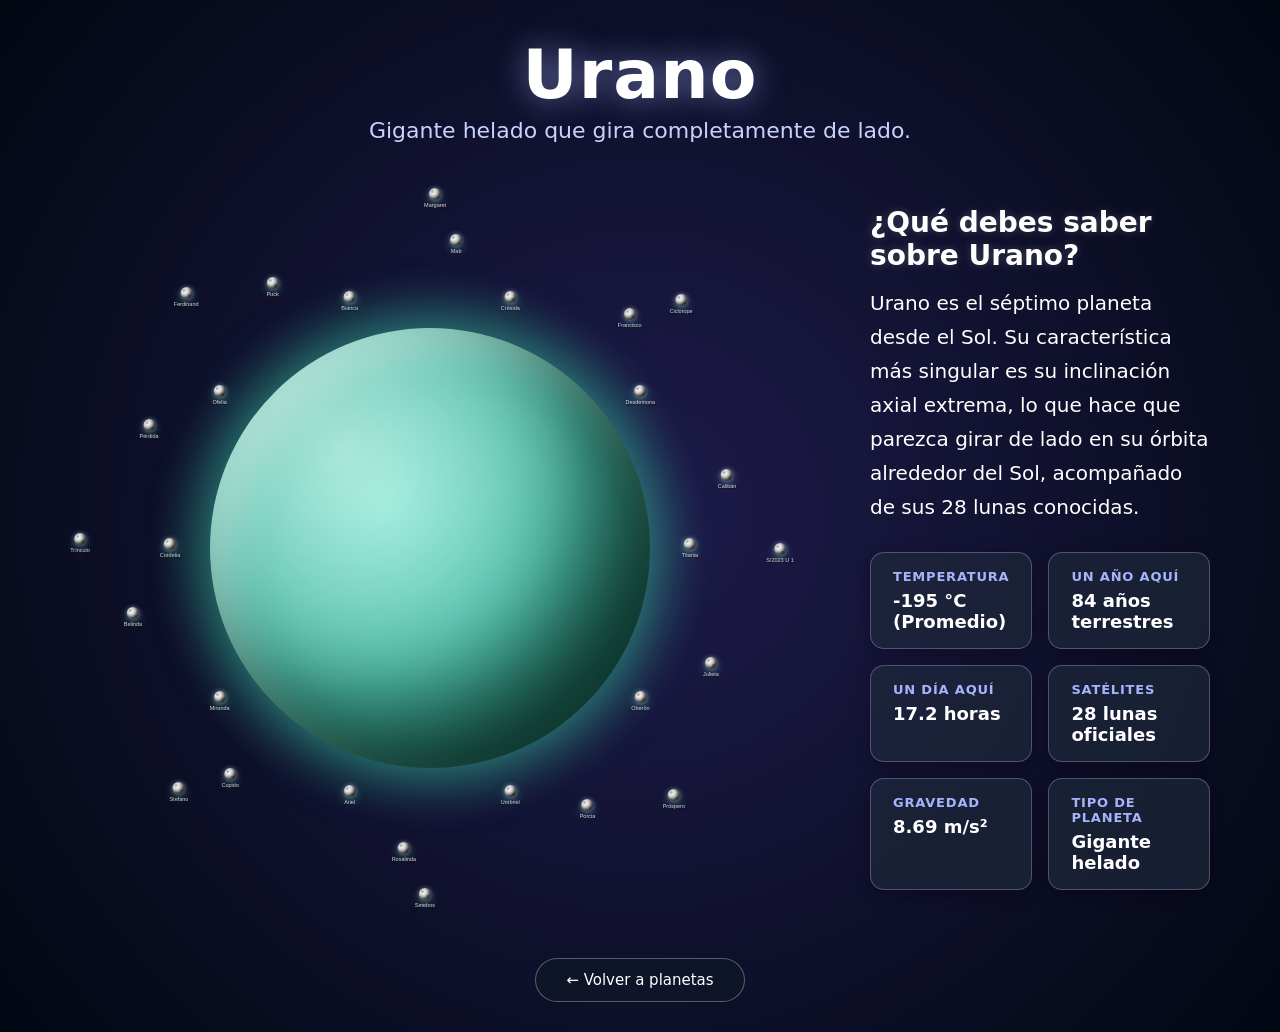
<file: urano.html>
<!DOCTYPE html>
<html lang="es">
<head>
  <meta charset="UTF-8">
  <meta name="viewport" content="width=device-width, initial-scale=1.0">
  <title>Urano - Explora el Universo</title>
  <link rel="stylesheet" href="planeta.css">
  <style>
    .visual {
      position: relative;
      width: 780px;
      height: 780px;
      display: flex;
      justify-content: center;
      align-items: center;
    }

    /* Estilo para cada miniatura de luna con iluminación trasera suave */
    .luna-item {
      position: absolute;
      display: flex;
      flex-direction: column;
      align-items: center;
      cursor: pointer;
      z-index: 10;
      transform: translate(-50%, -50%);
      pointer-events: auto;
      transition: transform 0.2s cubic-bezier(0.175, 0.885, 0.32, 1.275), z-index 0.2s;
    }

    /* Luz trasera más baja y sutil para cada luna */
    .luna-item::before {
      content: '';
      position: absolute;
      top: 50%;
      left: 50%;
      transform: translate(-50%, -50%);
      width: 22px;
      height: 22px;
      background: radial-gradient(circle, rgba(118, 227, 204, 0.25) 0%, rgba(50, 168, 144, 0.08) 60%, transparent 80%);
      border-radius: 50%;
      z-index: 1;
      pointer-events: none;
      filter: blur(3px);
    }

    /* Al pasar el cursor sobre cualquier luna, se agranda bastante y pasa al frente */
    .luna-item:hover {
      transform: translate(-50%, -50%) scale(4.5);
      z-index: 9999;
    }

    /* Gráfico circular con textura de cráteres */
    .luna-grafico {
      width: 12px;
      height: 12px;
      background: radial-gradient(circle at 35% 35%, #ffffff 0%, #b0b0b0 60%, #505050 100%);
      border-radius: 50%;
      box-shadow: 0 0 4px rgba(255, 255, 255, 0.4), inset -2px -2px 3px rgba(0,0,0,0.7);
      position: relative;
      flex-shrink: 0;
      z-index: 2;
    }

    .luna-grafico::before,
    .luna-grafico::after {
      content: '';
      position: absolute;
      background: rgba(0, 0, 0, 0.25);
      border-radius: 50%;
    }

    .luna-grafico::before {
      width: 3px;
      height: 3px;
      top: 2px;
      left: 2px;
    }

    .luna-grafico::after {
      width: 2.5px;
      height: 2.5px;
      bottom: 2px;
      right: 2px;
    }

    .luna-item span {
      font-size: 5.5px;
      color: rgba(255, 255, 255, 0.85);
      margin-top: 2px;
      white-space: nowrap;
      font-family: sans-serif;
      text-shadow: 0 1px 2px rgba(0,0,0,0.8);
      transition: font-size 0.2s, color 0.2s;
      z-index: 2;
    }

    /* Al hacer zoom en la luna, el texto se adapta para leerse perfectamente nítido */
    .luna-item:hover span {
      font-size: 4.5px;
      color: #ffffff;
      font-weight: bold;
      background: rgba(0, 0, 0, 0.85);
      padding: 1px 3px;
      border-radius: 3px;
      box-shadow: 0 2px 4px rgba(0,0,0,0.5);
    }

    /* Contenedor principal de Urano */
    .urano-sistema {
      position: absolute;
      top: 50%;
      left: 50%;
      transform: translate(-50%, -50%);
      width: 440px;
      height: 440px;
      display: flex;
      justify-content: center;
      align-items: center;
      z-index: 5;
    }

    /* Luz de iluminación trasera para el planeta */
    .urano-sistema::before {
      content: '';
      position: absolute;
      width: 520px;
      height: 520px;
      background: radial-gradient(
        circle,
        rgba(118, 227, 204, 0.65) 0%,
        rgba(50, 168, 144, 0.3) 50%,
        transparent 75%
      );
      border-radius: 50%;
      z-index: 1;
      filter: blur(14px);
      animation: pulso-brillo-urano 4s ease-in-out infinite;
    }

    @keyframes pulso-brillo-urano {
      0%, 100% {
        transform: scale(1);
        opacity: 0.8;
      }
      50% {
        transform: scale(1.04);
        opacity: 1;
      }
    }

    .esfera-urano-container {
      width: 440px;
      height: 440px;
      border-radius: 50%;
      position: relative;
      overflow: hidden;
      z-index: 5;
      background: radial-gradient(circle at 40% 40%, #76e3cc 0%, #32a890 60%, #10594a 100%);
      box-shadow: 
        inset -55px -55px 85px rgba(0, 0, 0, 0.6),
        inset 22px 22px 38px rgba(255, 255, 255, 0.35),
        0 0 60px rgba(50, 168, 144, 0.8);
    }

    .brillo-esfera {
      position: absolute;
      top: 0; left: 0;
      width: 100%; height: 100%;
      border-radius: 50%;
      pointer-events: none;
      background: radial-gradient(circle at 30% 28%, rgba(255,255,255,0.45) 0%, rgba(255,255,255,0.05) 55%, transparent 75%);
      z-index: 6;
    }

    /* Contenedor de las lunas */
    .campo-lunas-urano {
      position: absolute;
      top: 50%;
      left: 50%;
      width: 0;
      height: 0;
      pointer-events: none;
      z-index: 10;
    }

    .contenido-derecha {
      position: relative;
      z-index: 20;
    }
  </style>
</head>
<body>

  <main class="universo">
    <header class="header-centrado">
      <h1>Urano</h1>
      <p class="subtitulo">Gigante helado que gira completamente de lado.</p>
    </header>

    <div class="contenedor-cuerpo">
      
      <!-- Contenedor visual -->
      <div class="visual">
        <!-- Sistema de Urano con su luz trasera -->
        <div class="urano-sistema">
          <div class="esfera-urano-container">
            <div class="brillo-esfera"></div>
          </div>
        </div>

        <!-- Campo dinámico de lunas -->
        <div class="campo-lunas-urano" id="campo-lunas-urano"></div>
      </div>

      <!-- Descripción y datos de Urano -->
      <div class="contenido-derecha">
        <h2>¿Qué debes saber sobre Urano?</h2>
        <p class="texto-descripcion">
          Urano es el séptimo planeta desde el Sol. Su característica más singular es su inclinación axial extrema, lo que hace que parezca girar de lado en su órbita alrededor del Sol, acompañado de sus 28 lunas conocidas.
        </p>

        <div class="datos-clave">
          <div class="dato"><span>Temperatura</span><strong>-195 °C (Promedio)</strong></div>
          <div class="dato"><span>Un año aquí</span><strong>84 años terrestres</strong></div>
          <div class="dato"><span>Un día aquí</span><strong>17.2 horas</strong></div>
          <div class="dato"><span>Satélites</span><strong>28 lunas oficiales</strong></div>
          <div class="dato"><span>Gravedad</span><strong>8.69 m/s²</strong></div>
          <div class="dato"><span>Tipo de planeta</span><strong>Gigante helado</strong></div>
        </div>
      </div>

    </div>

    <a class="boton-volver" href="planetas.html">← Volver a planetas</a>
  </main>

  <script>
    const lunasUrano = [
      "Titania", "Oberón", "Umbriel", "Ariel", "Miranda", 
      "Cordelia", "Ofelia", "Bianca", "Crésida", "Desdemona", 
      "Julieta", "Porcia", "Rosalinda", "Cupido", "Belinda", 
      "Pérdida", "Puck", "Mab", "Francisco", "Calibán", 
      "Próspero", "Setebos", "Stefano", "Trínculo", "Ferdinand", 
      "Margaret", "Ciclorope", "S/2023 U 1"
    ];

    const contenedor = document.getElementById('campo-lunas-urano');
    const totalLunas = lunasUrano.length;
    
    const numAnillos = 3;
    const lunasPorAnillo = Math.ceil(totalLunas / numAnillos);
    const radiosAnillos = [260, 305, 350];

    lunasUrano.forEach((nombre, i) => {
      const lunaItem = document.createElement('div');
      lunaItem.className = 'luna-item';

      let anilloActual = Math.floor(i / lunasPorAnillo);
      let indiceEnAnillo = i % lunasPorAnillo;
      let totalEnEsteAnillo = (anilloActual === numAnillos - 1) ? (totalLunas - (anilloActual * lunasPorAnillo)) : lunasPorAnillo;
      
      let radio = radiosAnillos[anilloActual];
      let angulo = (indiceEnAnillo / totalEnEsteAnillo) * (Math.PI * 2) + (anilloActual * 0.4);

      let x = radio * Math.cos(angulo);
      let y = radio * Math.sin(angulo);

      lunaItem.style.left = `${x}px`;
      lunaItem.style.top = `${y}px`;

      lunaItem.innerHTML = `
        <div class="luna-grafico"></div>
        <span>${nombre}</span>
      `;
      contenedor.appendChild(lunaItem);
    });
  </script>

</body>
</html>
</file>
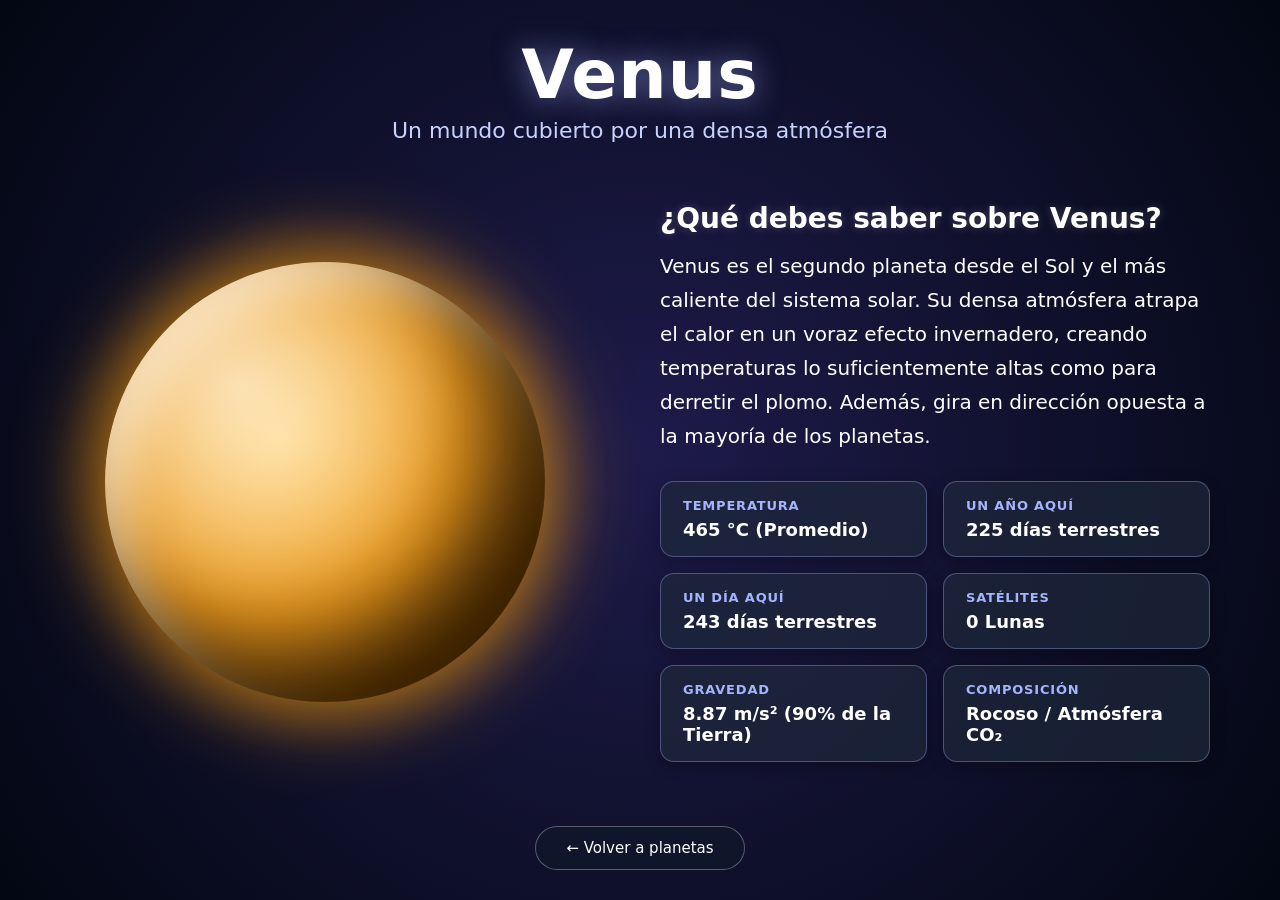
<file: venus.html>
<!DOCTYPE html>
<html lang="es">
<head>
  <meta charset="UTF-8">
  <meta name="viewport" content="width=device-width, initial-scale=1.0">
  <title>Venus - Explora el Universo</title>
  <link rel="stylesheet" href="planeta.css">
  <style>
    .visual {
      position: relative;
      width: 570px;
      height: 570px;
      display: flex;
      justify-content: center;
      align-items: center;
    }

    /* Contenedor principal del sistema de Venus con resplandor trasero fuerte */
    .venus-sistema {
      position: relative;
      width: 440px;
      height: 440px;
      display: flex;
      justify-content: center;
      align-items: center;
    }

    /* Iluminación trasera intensa en tonos cálidos/dorados para Venus */
    .venus-sistema::before {
      content: '';
      position: absolute;
      width: 520px;
      height: 520px;
      background: radial-gradient(circle, rgba(255, 180, 70, 0.7) 0%, rgba(200, 110, 30, 0.35) 45%, transparent 75%);
      border-radius: 50%;
      z-index: 1;
      filter: blur(15px);
      animation: pulso-brillo 4s ease-in-out infinite;
    }

    @keyframes pulso-brillo {
      0%, 100% { transform: scale(1); opacity: 0.85; }
      50% { transform: scale(1.06); opacity: 1; }
    }

    /* Esfera base de Venus */
    .planeta-venus {
      width: 440px;
      height: 440px;
      border-radius: 50%;
      position: relative;
      overflow: hidden;
      z-index: 2;
      background: radial-gradient(circle at 40% 40%, #ffcc66 0%, #e68a00 50%, #994d00 100%);
      box-shadow: 
        inset -55px -55px 85px rgba(0, 0, 0, 0.7),
        inset 25px 25px 40px rgba(255, 255, 255, 0.5),
        0 0 90px rgba(255, 165, 0, 0.8);
    }
    
    /* Brillo superficial del planeta */
    .brillo-esfera {
      position: absolute;
      top: 0; left: 0;
      width: 100%; height: 100%;
      border-radius: 50%;
      pointer-events: none;
      background: radial-gradient(circle at 30% 28%, rgba(255,255,255,0.6) 0%, rgba(255,255,255,0.1) 50%, transparent 75%);
      z-index: 6;
    }
  </style>
</head>
<body>

  <main class="universo">
    <!-- Encabezado centrado -->
    <header class="header-centrado">
      <h1>Venus</h1>
      <p class="subtitulo">Un mundo cubierto por una densa atmósfera</p>
    </header>

    <!-- Sección principal -->
    <div class="contenedor-cuerpo">
      
      <!-- Visual de Venus sin aro, sin lunas y con iluminación fuerte -->
      <div class="visual">
        <div class="venus-sistema">
          <div class="planeta-principal planeta-venus">
            <div class="brillo-esfera"></div>
          </div>
        </div>
      </div>

      <!-- Descripción amplia y de alta visibilidad -->
      <div class="contenido-derecha">
        <h2>¿Qué debes saber sobre Venus?</h2>
        
        <p class="texto-descripcion">
          Venus es el segundo planeta desde el Sol y el más caliente del sistema solar. Su densa atmósfera atrapa el calor en un voraz efecto invernadero, creando temperaturas lo suficientemente altas como para derretir el plomo. Además, gira en dirección opuesta a la mayoría de los planetas.
        </p>

        <!-- Ficha de datos clave ampliada -->
        <div class="datos-clave">
          <div class="dato">
            <span>Temperatura</span>
            <strong>465 °C (Promedio)</strong>
          </div>
          <div class="dato">
            <span>Un año aquí</span>
            <strong>225 días terrestres</strong>
          </div>
          <div class="dato">
            <span>Un día aquí</span>
            <strong>243 días terrestres</strong>
          </div>
          <div class="dato">
            <span>Satélites</span>
            <strong>0 Lunas</strong>
          </div>
          <div class="dato">
            <span>Gravedad</span>
            <strong>8.87 m/s² (90% de la Tierra)</strong>
          </div>
          <div class="dato">
            <span>Composición</span>
            <strong>Rocoso / Atmósfera CO₂</strong>
          </div>
        </div>
      </div>

    </div>

    <!-- Botón inferior -->
    <a class="boton-volver" href="planetas.html">← Volver a planetas</a>
  </main>

</body>
</html>
</file>
<file: estilos.css>
* {
  box-sizing: border-box;
  margin: 0;
  padding: 0;
}

body {
  min-height: 100vh;
  overflow: hidden;
  font-family: Arial, sans-serif;
  background: #02030a;
  color: #fff;
}

/* Contenedor Principal del Universo */
.universo {
  width: 100%;
  height: 100vh;
  position: relative;
  overflow: hidden;
  background: radial-gradient(circle at center, #172554 0%, #050816 55%, #02030a 100%);
  display: flex;
  flex-direction: column;
  align-items: center;
  justify-content: space-between;
  padding: 40px 0;
}

/* Encabezado */
.titulo {
  position: absolute;
  top: 45px;
  left: 50%;
  transform: translateX(-50%);
  text-align: center;
  z-index: 10;
  animation: aparecer 1.5s ease;
}

.titulo h1 {
  font-size: 50px;
  margin-bottom: 10px;
}

.titulo p {
  color: #a5b4fc;
  font-size: 18px;
}

/* Estrellas */
.estrella {
  position: absolute;
  width: 4px;
  height: 4px;
  background: white;
  border-radius: 50%;
  animation: parpadear 2s infinite alternate;
}

.e1 { top: 15%; left: 10%; }
.e2 { top: 30%; left: 25%; animation-delay: 0.5s; }
.e3 { top: 20%; right: 15%; animation-delay: 1s; }
.e4 { top: 70%; left: 12%; animation-delay: 0.8s; }
.e5 { top: 80%; right: 20%; animation-delay: 1.5s; }
.e6 { top: 45%; right: 8%; animation-delay: 0.3s; }
.e7 { top: 65%; left: 40%; animation-delay: 1.2s; }
.e8 { top: 12%; left: 55%; animation-delay: 0.7s; }

/* Planeta Tierra (Vista de Inicio) */
.planeta {
  width: 260px;
  height: 260px;
  position: absolute;
  top: 50%;
  left: 50%;
  transform: translate(-50%, -50%);
  border-radius: 50%;
  background: radial-gradient(circle at 30% 30%, #60a5fa, #2563eb 45%, #172554);
  box-shadow: 0 0 40px #2563eb, 0 0 100px #1d4ed8, inset -30px -20px 40px #020617;
  animation: flotar 4s ease-in-out infinite;
  transition: transform 0.4s ease-in-out; /* Transición suave para el zoom */
}

/* Efecto hover para el planeta principal */
.planeta:hover {
  transform: translate(-50%, -50%) scale(1.15); /* Mantiene centrado el translate y agranda un 15% */
}

.continente {
  position: absolute;
  background: #22c55e;
  border-radius: 50%;
  opacity: 0.8;
}

.c1 { width: 70px; height: 35px; top: 60px; left: 45px; transform: rotate(25deg); }
.c2 { width: 90px; height: 40px; top: 130px; right: 30px; transform: rotate(-20deg); }
.c3 { width: 50px; height: 70px; bottom: 30px; left: 80px; transform: rotate(30deg); }

/* Órbita y Luna */
.orbita {
  width: 430px;
  height: 430px;
  border: 1px solid rgba(99, 102, 241, 0.4);
  border-radius: 50%;
  position: absolute;
  top: 50%;
  left: 50%;
  transform: translate(-50%, -50%);
  animation: girar 10s linear infinite;
}

.luna {
  width: 55px;
  height: 55px;
  background: #e5e7eb;
  border-radius: 50%;
  position: absolute;
  top: 0;
  left: 50%;
  transform: translate(-50%, -50%);
  box-shadow: 0 0 20px white;
}

/* Naves y Cometas */
.nave {
  position: absolute;
  font-size: 45px;
}

.nave1 { left: -100px; top: 65%; animation: nave1 8s linear infinite; }
.nave2 { right: -100px; top: 30%; animation: nave2 10s linear infinite; }

.cometa {
  position: absolute;
  top: 20%;
  left: -150px;
  font-size: 40px;
  animation: cometa 6s linear infinite;
}

/* Botón Principal */
.boton {
  position: absolute;
  bottom: 50px;
  left: 50%;
  transform: translateX(-50%);
  padding: 15px 30px;
  border: 1px solid #6366f1;
  border-radius: 30px;
  color: white;
  text-decoration: none;
  background: #111827dd;
  transition: 0.3s;
  z-index: 10;
}

.boton:hover {
  background: #4f46e5;
  box-shadow: 0 0 25px #6366f1;
  transform: translateX(-50%) scale(1.06);
}

/* Contenedor Visual (Para vistas detalladas de planetas) */
.visual {
  width: 330px;
  height: 330px;
  margin: auto;
  border-radius: 50%;
  position: relative;
  box-shadow: inset -45px -35px 55px rgba(0, 0, 0, 0.6), 0 0 55px rgba(255, 255, 255, 0.1);
  animation: flotarSuave 4s ease-in-out infinite;
  transition: transform 0.4s ease-in-out;
}

.visual:hover {
  transform: scale(1.1); /* Efecto zoom en vistas detalladas */
}

/* Keyframes de Animaciones */
@keyframes aparecer {
  from { opacity: 0; transform: translate(-50%, -30px); }
  to { opacity: 1; transform: translate(-50%, 0); }
}

@keyframes flotar {
  0%, 100% { margin-top: 0; }
  50% { margin-top: -15px; }
}

@keyframes flotarSuave {
  0%, 100% { transform: translateY(0); }
  50% { transform: translateY(-12px); }
}

@keyframes girar {
  from { transform: translate(-50%, -50%) rotate(0deg); }
  to { transform: translate(-50%, -50%) rotate(360deg); }
}

@keyframes parpadear {
  from { opacity: 0.2; transform: scale(0.7); }
  to { opacity: 1; transform: scale(1.5); }
}

@keyframes nave1 {
  0% { left: -100px; }
  100% { left: 110%; }
}

@keyframes nave2 {
  0% { right: -100px; }
  100% { right: 110%; }
}

@keyframes cometa {
  0% { left: -150px; top: 15%; }
  100% { left: 110%; top: 55%; }
}

/* Responsivo */
@media (max-width: 700px) {
  .titulo h1 { font-size: 34px; }
  .planeta { width: 190px; height: 190px; }
  .orbita { width: 310px; height: 310px; }
  .nave { font-size: 30px; }
  .visual { width: 250px; height: 250px; }
}

/* --- ESTILOS DE LA CUADRÍCULA DE PLANETAS --- */
.catalogo-planetas {
  display: grid;
  grid-template-columns: repeat(4, 1fr);
  gap: 25px;
  width: 100%;
  max-width: 1200px;
  padding: 40px 20px;
  justify-items: center;
  z-index: 5;
}

.tarjeta-planeta {
  background: rgba(18, 18, 38, 0.8);
  border: 1px solid rgba(120, 120, 200, 0.2);
  border-radius: 16px;
  padding: 25px 20px;
  text-align: center;
  text-decoration: none;
  color: #ffffff;
  width: 100%;
  max-width: 260px;
  box-sizing: border-box;
  transition: transform 0.3s, border-color 0.3s, box-shadow 0.3s;
  display: flex;
  flex-direction: column;
  align-items: center;
}

.tarjeta-planeta:hover {
  transform: translateY(-5px);
  border-color: rgba(150, 150, 255, 0.6);
  box-shadow: 0 10px 25px rgba(0, 0, 0, 0.5);
}

.tarjeta-planeta h3 {
  margin: 15px 0 8px 0;
  font-size: 1.4rem;
  color: #ffffff;
}

.tarjeta-planeta p {
  font-size: 0.85rem;
  color: #a8a8c0;
  margin: 0 0 15px 0;
  line-height: 1.4;
}

.lunas-info {
  font-size: 0.8rem;
  color: #ffcc00;
  margin-top: auto;
}

.planeta-miniatura {
  width: 90px;
  height: 90px;
  border-radius: 50%;
  margin-bottom: 10px;
  background-size: cover;
  background-position: center;
  box-shadow: inset -10px -10px 20px rgba(0,0,0,0.8), 0 0 15px rgba(255,255,255,0.1);
  transition: transform 0.3s ease-in-out; /* Transición para las miniaturas del catálogo */
}

/* Efecto para que los planetas del catálogo también crezcan al pasar el cursor */
.tarjeta-planeta:hover .planeta-miniatura {
  transform: scale(1.15); 
}

.planeta-mercurio { background: radial-gradient(circle at 35% 35%, #d1d1d1, #525252); }
.planeta-venus { background: radial-gradient(circle at 35% 35%, #ffe066, #cc7a00); }
.planeta-tierra { background: radial-gradient(circle at 35% 35%, #4da6ff, #00264d); }
.planeta-marte { background: radial-gradient(circle at 35% 35%, #ff6644, #661100); }
.planeta-jupiter { background: radial-gradient(circle at 35% 35%, #ffcc99, #994d00); }
.planeta-saturno { background: radial-gradient(circle at 35% 35%, #ffe680, #806000); }
.planeta-urano { background: radial-gradient(circle at 35% 35%, #80ffff, #004d4d); }
.planeta-neptuno { background: radial-gradient(circle at 35% 35%, #4d79ff, #00004d); }

@media (max-width: 1024px) {
  .catalogo-planetas { grid-template-columns: repeat(2, 1fr); }
}

@media (max-width: 600px) {
  .catalogo-planetas { grid-template-columns: 1fr; }
}
</file>
<file: planeta.css>
* {
  box-sizing: border-box;
  margin: 0;
  padding: 0;
}

body {
  min-height: 100vh;
  font-family: 'Segoe UI', system-ui, -apple-system, sans-serif;
  background: #02030a;
  color: #fff;
  overflow-x: hidden;
}

.universo {
  width: 100%;
  min-height: 100vh;
  display: flex;
  flex-direction: column;
  align-items: center;
  justify-content: space-between;
  padding: 30px 40px;
  background: radial-gradient(circle at center, #1e1b4b 0%, #030712 100%);
}

/* Encabezado */
.header-centrado {
  text-align: center;
  margin-top: 5px;
  margin-bottom: 5px;
}

.header-centrado h1 {
  font-size: 68px;
  font-weight: 800;
  color: #ffffff;
  margin-bottom: 4px;
  letter-spacing: 1px;
  text-shadow: 0 0 30px rgba(165, 180, 252, 0.6);
}

.subtitulo {
  color: #c7d2fe;
  font-size: 22px;
  font-weight: 500;
}

/* Contenedor principal alineado */
.contenedor-cuerpo {
  display: flex;
  align-items: center;
  justify-content: space-between;
  gap: 50px;
  max-width: 1400px;
  width: 95%;
  margin: 10px auto;
}

/* Planeta mucho más grande */
.visual {
  width: 520px;
  height: 520px;
  position: relative;
  display: flex;
  justify-content: center;
  align-items: center;
  flex-shrink: 0;
  margin-left: -30px;
  animation: flotar 4s ease-in-out infinite;
}

.planeta-principal {
  width: 380px;
  height: 380px;
  border-radius: 50%;
  position: relative;
  z-index: 2;
  box-shadow: inset -45px -30px 60px rgba(0, 0, 0, 0.85), 0 0 60px rgba(99, 102, 241, 0.45);
}

/* --- ESTILOS DE CADA PLANETA --- */

.planeta-mercurio { 
  background: radial-gradient(circle at 35% 35%, #ffffff, #94a3b8 45%, #1e293b); 
}

.planeta-venus { 
  background: radial-gradient(circle at 35% 35%, #ffffff, #eab308 45%, #713f12); 
}

.planeta-tierra { 
  background: radial-gradient(circle at 35% 35%, #60a5fa, #1d4ed8 45%, #0f172a); 
}

.planeta-marte { 
  background: radial-gradient(circle at 35% 35%, #fca5a5, #dc2626 45%, #450a0a); 
}

.planeta-jupitier { 
  background: radial-gradient(circle at 35% 35%, #fef08a, #d97706 40%, #78350f); 
}

.planeta-saturno { 
  background: radial-gradient(circle at 35% 35%, #fef3c7, #f59e0b 45%, #78350f); 
}

.planeta-urano { 
  background: radial-gradient(circle at 35% 35%, #a5f3fc, #06b6d4 45%, #164e63); 
}

.planeta-neptuno { 
  background: radial-gradient(circle at 35% 35%, #38bdf8, #2563eb 45%, #1e3a8a); 
}

/* Anillo especial para Saturno */
.anillo-saturno {
  position: absolute;
  width: 500px;
  height: 120px;
  border: 18px solid rgba(245, 158, 11, 0.5);
  border-radius: 50%;
  top: 50%;
  left: 50%;
  transform: translate(-50%, -50%) rotate(-20deg);
  z-index: 3;
  pointer-events: none;
  box-shadow: 0 0 15px rgba(245, 158, 11, 0.3);
}

/* Órbita y Satélite */
.orbita {
  width: 520px;
  height: 520px;
  border: 1.5px solid rgba(165, 180, 252, 0.3);
  border-radius: 50%;
  position: absolute;
  top: 50%;
  left: 50%;
  transform: translate(-50%, -50%);
  animation: girar 12s linear infinite;
}

.satelite {
  width: 22px;
  height: 22px;
  background: #ffffff;
  border-radius: 50%;
  position: absolute;
  top: -11px;
  left: 50%;
  transform: translateX(-50%);
  box-shadow: 0 0 15px rgba(255, 255, 255, 1);
}

/* Bloque de texto con máxima claridad y visibilidad */
.contenido-derecha {
  max-width: 680px;
  text-align: left;
}

.contenido-derecha h2 {
  font-size: 28px;
  color: #ffffff;
  margin-bottom: 14px;
  font-weight: 700;
  text-shadow: 0 0 10px rgba(255, 255, 255, 0.2);
}

.texto-descripcion {
  color: #ffffff;
  font-size: 20px;
  line-height: 1.7;
  margin-bottom: 28px;
  font-weight: 400;
}

/* Tarjetas de datos con mejor contraste y visibilidad */
.datos-clave {
  display: grid;
  grid-template-columns: repeat(2, 1fr);
  gap: 16px;
}

.dato {
  background: rgba(30, 41, 59, 0.7);
  border: 1px solid rgba(165, 180, 252, 0.35);
  padding: 16px 22px;
  border-radius: 14px;
  display: flex;
  flex-direction: column;
  gap: 6px;
  box-shadow: 0 4px 15px rgba(0, 0, 0, 0.3);
}

.dato span {
  font-size: 13px;
  color: #a5b4fc;
  text-transform: uppercase;
  letter-spacing: 0.8px;
  font-weight: 700;
}

.dato strong {
  font-size: 18px;
  color: #ffffff;
}

/* Botón inferior */
.boton-volver {
  display: inline-block;
  padding: 12px 30px;
  border: 1px solid rgba(255, 255, 255, 0.3);
  border-radius: 24px;
  color: #fff;
  font-size: 15px;
  text-decoration: none;
  background: rgba(15, 23, 42, 0.8);
  transition: all 0.25s ease;
  margin-top: 10px;
}

.boton-volver:hover {
  background: rgba(30, 41, 59, 0.95);
  border-color: #818cf8;
  box-shadow: 0 0 20px rgba(99, 102, 241, 0.4);
}

/* Animaciones */
@keyframes flotar {
  0%, 100% { transform: translateY(0); }
  50% { transform: translateY(-12px); }
}

@keyframes girar {
  from { transform: translate(-50%, -50%) rotate(0deg); }
  to { transform: translate(-50%, -50%) rotate(360deg); }
}

/* Adaptabilidad a laptops pequeñas o tabletas */
@media (max-width: 1050px) {
  .contenedor-cuerpo {
    flex-direction: column;
    text-align: center;
    gap: 30px;
  }
  .visual {
    margin-left: 0;
    width: 400px;
    height: 400px;
  }
  .planeta-principal {
    width: 280px;
    height: 280px;
  }
  .orbita {
    width: 400px;
    height: 400px;
  }
  .contenido-derecha {
    text-align: center;
  }
}
</file>
<file: planetas.css>
* {
  box-sizing: border-box;
  margin: 0;
  padding: 0;
}

body {
  min-height: 100vh;
  font-family: Arial, sans-serif;
  background-color: #030712;
  color: #ffffff;
  padding: 40px 20px;
}

/* Botón Inicio */
.btn-inicio {
  position: absolute;
  top: 25px;
  left: 30px;
  color: #a5b4fc;
  font-size: 14px;
  text-decoration: none;
  padding: 8px 16px;
  border: 1px solid rgba(165, 180, 252, 0.2);
  border-radius: 20px;
  background: rgba(15, 23, 42, 0.6);
  transition: all 0.25s ease;
}

.btn-inicio:hover {
  color: #ffffff;
  background: rgba(30, 41, 59, 0.8);
  border-color: #6366f1;
}

/* Encabezado */
.header {
  text-align: center;
  margin-top: 20px;
  margin-bottom: 40px;
}

.header h1 {
  font-size: 38px;
  font-weight: bold;
  margin-bottom: 8px;
}

.header p {
  color: #94a3b8;
  font-size: 16px;
}

/* Grilla de tarjetas */
.grid-planetas {
  display: grid;
  grid-template-columns: repeat(auto-fit, minmax(220px, 1fr));
  gap: 20px;
  max-width: 1100px;
  margin: 0 auto;
}

.tarjeta-planeta {
  background: rgba(15, 23, 42, 0.6);
  border: 1px solid rgba(255, 255, 255, 0.08);
  border-radius: 16px;
  padding: 24px 16px;
  text-align: center;
  text-decoration: none;
  color: #ffffff;
  transition: transform 0.25s ease, border-color 0.25s ease, box-shadow 0.25s ease;
  display: flex;
  flex-direction: column;
  align-items: center;
}

.tarjeta-planeta:hover {
  transform: translateY(-6px);
  border-color: rgba(99, 102, 241, 0.4);
  box-shadow: 0 10px 25px rgba(0, 0, 0, 0.5);
}

.tarjeta-planeta h2 {
  font-size: 20px;
  margin: 16px 0 6px 0;
}

.tarjeta-planeta p {
  font-size: 13px;
  color: #94a3b8;
  margin-bottom: 14px;
}

.lunas {
  font-size: 12px;
  color: #a5b4fc;
}

/* --- ESFERAS 3D REALISTAS CON LUZ Y TEXTURAS DE GRADIENTE --- */
.esfera {
  width: 85px;
  height: 85px;
  border-radius: 50%;
  position: relative;
  /* Sombra interior profunda para simular la noche/oscuridad del espacio y relieve 3D */
  box-shadow: 
    inset -14px -14px 22px rgba(0, 0, 0, 0.95),
    inset 6px 6px 12px rgba(255, 255, 255, 0.35);
  transition: transform 0.3s ease;
}

.tarjeta-planeta:hover .esfera {
  transform: scale(1.05);
}

/* Mercurio: Cráteres y superficie rocosa gris con contraste */
.mercurio { 
  background: radial-gradient(circle at 30% 25%, #ffffff 0%, #cbd5e1 20%, #64748b 55%, #1e293b 85%, #0f172a 100%);
  box-shadow: inset -16px -16px 20px rgba(0, 0, 0, 0.95), inset 4px 4px 10px rgba(255, 255, 255, 0.5), 0 0 12px rgba(203, 213, 225, 0.2);
}

/* Venus: Atmósfera densa y cálida de tonos amarillos y dorados profundos */
.venus { 
  background: radial-gradient(circle at 30% 25%, #fffbeb 0%, #fef08a 25%, #d97706 60%, #78350f 85%, #451a03 100%);
  box-shadow: inset -16px -16px 20px rgba(0, 0, 0, 0.95), inset 4px 4px 10px rgba(255, 255, 255, 0.6), 0 0 15px rgba(234, 179, 8, 0.25);
}

/* Tierra: Océanos azules, continentes verdes y brillo atmosférico */
.tierra { 
  background: 
    radial-gradient(circle at 30% 25%, rgba(255,255,255,0.8) 0%, rgba(96, 165, 250, 0.3) 15%, transparent 60%),
    linear-gradient(135deg, #3b82f6 0%, #1d4ed8 40%, #15803d 50%, #1e40af 70%, #0f172a 100%);
  box-shadow: inset -16px -16px 20px rgba(0, 0, 0, 0.95), inset 4px 4px 10px rgba(147, 197, 253, 0.8), 0 0 18px rgba(59, 130, 246, 0.35);
}

/* Marte: Desierto oxidado con relieve volcánico */
.marte { 
  background: radial-gradient(circle at 30% 25%, #fecaca 0%, #f87171 25%, #dc2626 55%, #7f1d1d 85%, #450a0a 100%);
  box-shadow: inset -16px -16px 20px rgba(0, 0, 0, 0.95), inset 4px 4px 10px rgba(254, 202, 202, 0.5), 0 0 15px rgba(220, 38, 38, 0.3);
}

/* Júpiter: Franjas atmosféricas lineales estilizadas */
.jupiter { 
  background: linear-gradient(
    180deg, 
    #78350f 0%, 
    #fef08a 18%, 
    #b45309 32%, 
    #fde047 48%, 
    #92400e 65%, 
    #fef08a 82%, 
    #451a03 100%
  );
  box-shadow: inset -18px -18px 22px rgba(0, 0, 0, 0.95), inset 5px 5px 12px rgba(254, 240, 138, 0.6), 0 0 15px rgba(245, 158, 11, 0.25);
}

/* Saturno: Tono crema dorado tenue */
.saturno { 
  background: linear-gradient(
    180deg,
    #78350f 0%,
    #fef08a 25%,
    #d97706 50%,
    #fef08a 75%,
    #451a03 100%
  );
  box-shadow: inset -16px -16px 20px rgba(0, 0, 0, 0.95), inset 4px 4px 10px rgba(255, 255, 255, 0.5);
}

/* Anillo Realista de Saturno */
.saturno .anillo-saturno {
  position: absolute;
  top: 50%;
  left: 50%;
  width: 125px;
  height: 34px;
  border: 5px solid rgba(254, 240, 138, 0.75);
  border-top-color: rgba(217, 119, 6, 0.85);
  border-radius: 50%;
  transform: translate(-50%, -50%) rotate(-18deg);
  box-shadow: 0 0 12px rgba(254, 240, 138, 0.4);
  pointer-events: none;
  z-index: 2;
}

/* Urano: Cian gélido con capa suave de gas */
.urano { 
  background: radial-gradient(circle at 30% 25%, #ecfeff 0%, #67e8f9 30%, #0e7490 65%, #164e63 85%, #083344 100%);
  box-shadow: inset -16px -16px 20px rgba(0, 0, 0, 0.95), inset 4px 4px 10px rgba(207, 250, 254, 0.7), 0 0 15px rgba(6, 182, 212, 0.3);
}

/* Neptuno: Azul azulado profundo con destello dinámico */
.neptuno { 
  background: radial-gradient(circle at 30% 25%, #e0e7ff 0%, #818cf8 25%, #3730a3 60%, #1e1b4b 85%, #0f172a 100%);
  box-shadow: inset -16px -16px 20px rgba(0, 0, 0, 0.95), inset 4px 4px 10px rgba(199, 210, 254, 0.7), 0 0 15px rgba(99, 102, 241, 0.35);
}
</file>
